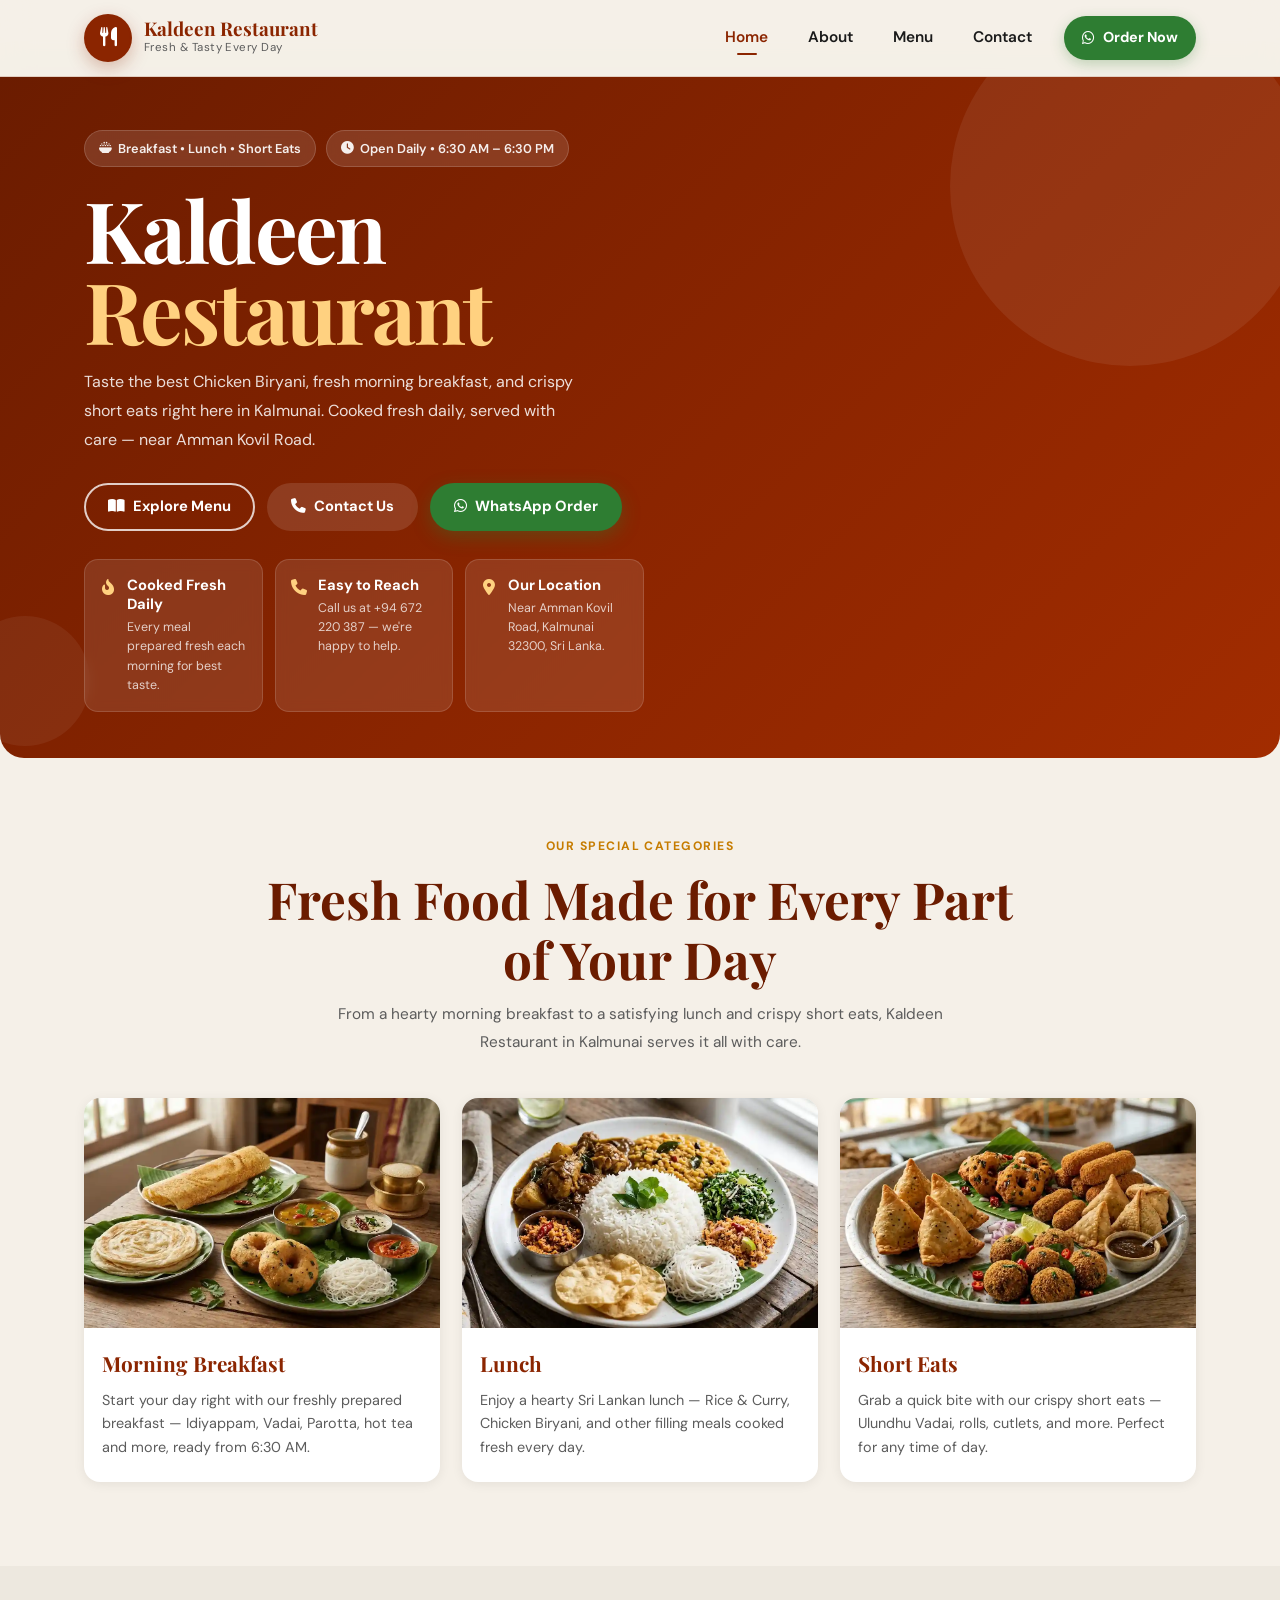
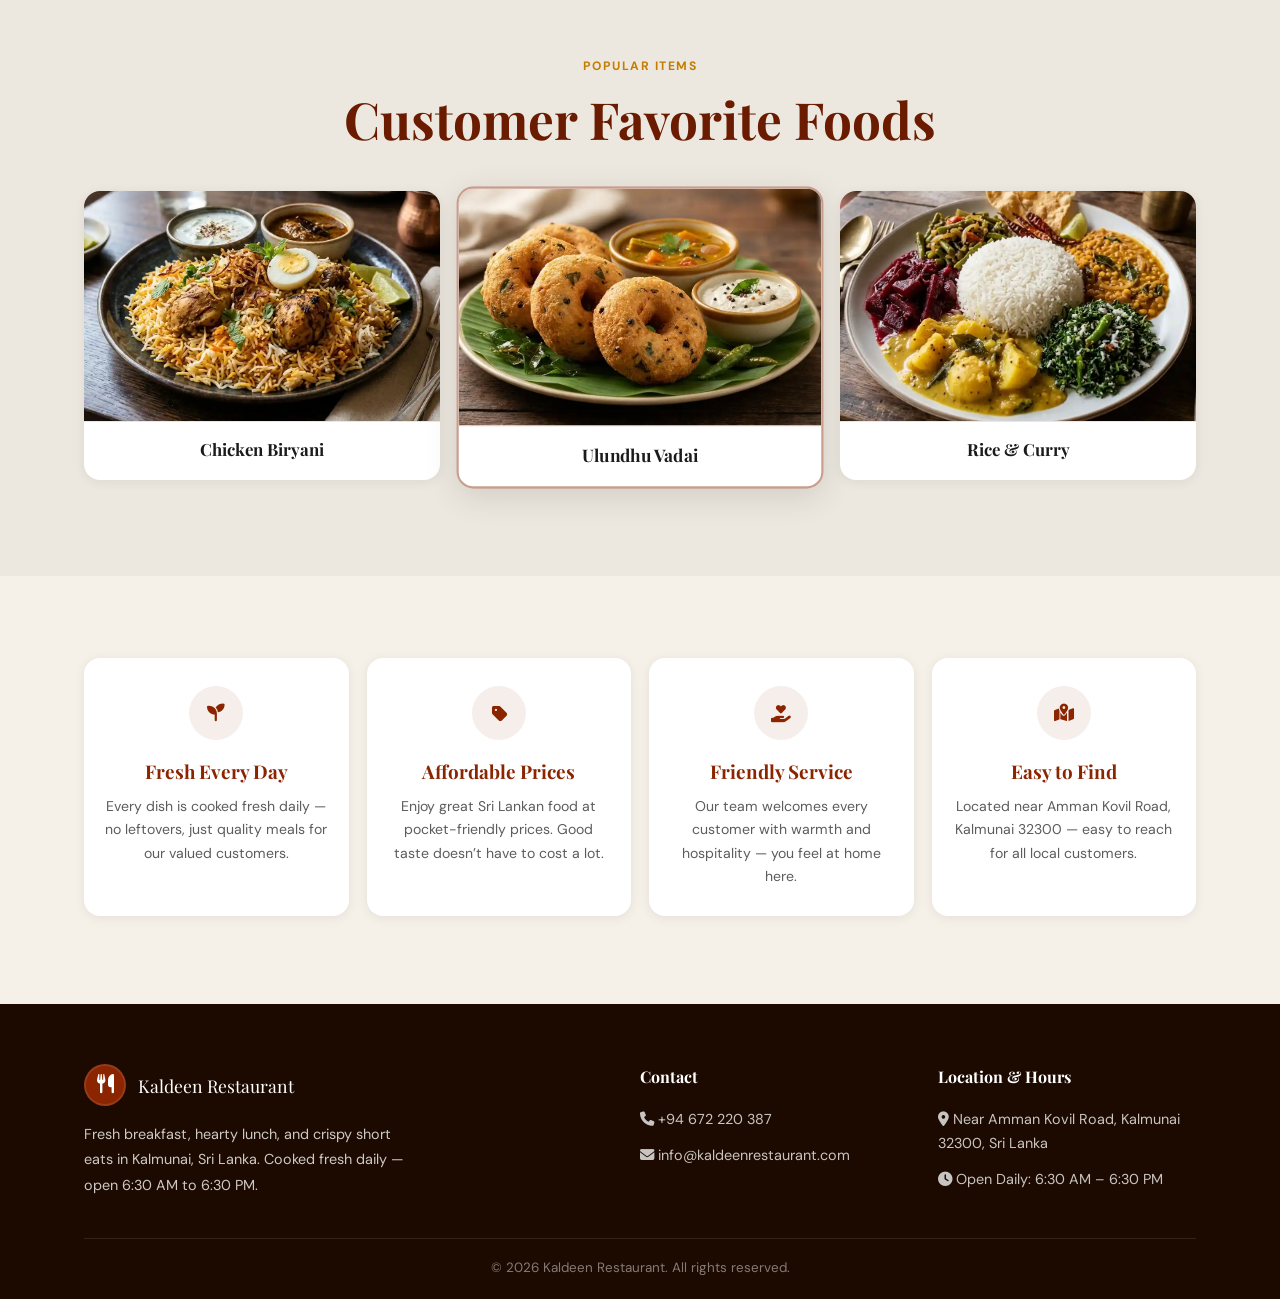
<file: index.html>
<!DOCTYPE html>
<html lang="en">
<head>
  <meta charset="UTF-8" />
  <meta name="viewport" content="width=device-width, initial-scale=1.0" />

  <title>Kaldeen Restaurant | Breakfast, Lunch and Short Eats in Kalmunai</title>
  <meta
    name="description"
    content="Visit Kaldeen Restaurant in Kalmunai for fresh Sri Lankan food, friendly service, and a trusted local dining experience near Amman Kovil Road."
  />
  <meta
    name="keywords"
    content="Kaldeen Restaurant, restaurant Kalmunai, best restaurant Kalmunai, breakfast Kalmunai, lunch Kalmunai, short eats Kalmunai, Chicken Biryani Kalmunai, Ulundhu Vadai, Rice and Curry Kalmunai, Sri Lanka restaurant, Amman Kovil Road restaurant"
  />
  <meta name="author" content="Kaldeen Restaurant" />
  <meta name="robots" content="index, follow" />
  <link rel="canonical" href="https://kaldeenrestaurant.vercel.app/" />

  <meta property="og:type" content="restaurant" />
  <meta property="og:title" content="Kaldeen Restaurant – Best Breakfast, Lunch & Short Eats in Kalmunai" />
  <meta
    property="og:description"
    content="Enjoy fresh morning breakfast, hearty lunch, and crispy short eats every day at Kaldeen Restaurant, Kalmunai. Open 6:30 AM – 6:30 PM."
  />
  <meta property="og:url" content="https://kaldeenrestaurant.vercel.app/" />
  <meta property="og:image" content="assets/images/kaldeen-chicken-biryani-kalmunai.webp" />
  <meta property="og:locale" content="en_LK" />

  <meta name="twitter:card" content="summary_large_image" />
  <meta name="twitter:title" content="Kaldeen Restaurant – Best Food in Kalmunai, Sri Lanka" />
  <meta
    name="twitter:description"
    content="Fresh breakfast, lunch, short eats. Open daily 6:30 AM – 6:30 PM. Near Amman Kovil Road, Kalmunai."
  />

  <script type="application/ld+json">
  {
    "@context": "https://schema.org",
    "@type": "Restaurant",
    "name": "Kaldeen Restaurant",
    "image": "assets/images/kaldeen-chicken-biryani-kalmunai.webp",
    "description": "Kaldeen Restaurant in Kalmunai serves fresh morning breakfast, delicious lunch, and tasty short eats daily. Famous for Chicken Biryani, Ulundhu Vadai, and Rice & Curry.",
    "address": {
      "@type": "PostalAddress",
      "streetAddress": "Near Amman Kovil Road",
      "addressLocality": "Kalmunai",
      "postalCode": "32300",
      "addressRegion": "Eastern Province",
      "addressCountry": "LK"
    },
    "geo": {
      "@type": "GeoCoordinates",
      "latitude": "7.4148",
      "longitude": "81.8199"
    },
    "telephone": "+94672220387",
    "openingHours": "Mo-Su 06:30-18:30",
    "servesCuisine": ["Sri Lankan", "South Asian", "Breakfast", "Lunch"],
    "priceRange": "$$",
    "url": "https://kaldeenrestaurant.vercel.app",
    "hasMap": "https://maps.google.com/?q=Kalmunai+32300+Sri+Lanka"
  }
  </script>

  <link rel="icon" type="image/png" href="assets/images/favicon.png" />
  <link rel="preconnect" href="https://fonts.googleapis.com" />
  <link rel="preconnect" href="https://fonts.gstatic.com" crossorigin />
  <link
    href="https://fonts.googleapis.com/css2?family=Playfair+Display:wght@700;800&family=DM+Sans:wght@300;400;500;600;700&display=swap"
    rel="stylesheet"
  />

  <link
    rel="stylesheet"
    href="https://cdnjs.cloudflare.com/ajax/libs/font-awesome/6.5.0/css/all.min.css"
  />
  <link rel="stylesheet" href="assets/css/style.css" />
</head>

<body class="home-page">
  <header class="navbar" id="navbar" role="banner">
    <div class="nav-container">
      <a href="index.html" class="nav-brand" aria-label="Kaldeen Restaurant Home">
        <div class="nav-logo" aria-hidden="true">
          <i class="fa-solid fa-utensils"></i>
        </div>
        <div class="nav-brand-text">
          <span class="brand-name">Kaldeen Restaurant</span>
          <span class="brand-tagline">Fresh &amp; Tasty Every Day</span>
        </div>
      </a>

      <nav class="nav-links" role="navigation" aria-label="Main Navigation">
        <a href="index.html" class="nav-link active">Home</a>
        <a href="about.html" class="nav-link">About</a>
        <a href="menu.html" class="nav-link">Menu</a>
        <a href="contact.html" class="nav-link">Contact</a>
        <a
          href="https://wa.me/+94672220387"
          class="nav-cta"
          target="_blank"
          rel="noopener"
          aria-label="Order on WhatsApp"
        >
          <i class="fa-brands fa-whatsapp"></i> Order Now
        </a>
      </nav>

      <button
        class="hamburger"
        id="hamburger"
        aria-label="Toggle Menu"
        aria-expanded="false"
        aria-controls="mobileMenu"
        type="button"
      >
        <span></span><span></span><span></span>
      </button>
    </div>

    <div class="mobile-menu" id="mobileMenu" role="navigation" aria-label="Mobile Navigation">
      <a href="index.html" class="mobile-link active">Home</a>
      <a href="about.html" class="mobile-link">About</a>
      <a href="menu.html" class="mobile-link">Menu</a>
      <a href="contact.html" class="mobile-link">Contact</a>
      <a
        href="https://wa.me/+94672220387"
        class="mobile-link whatsapp-mobile"
        target="_blank"
        rel="noopener"
        aria-label="Order on WhatsApp"
      >
        <i class="fa-brands fa-whatsapp"></i> Order Now
      </a>
    </div>
  </header>

  <main>
    <!-- Hero -->
    <section class="hero hero-home" aria-label="Welcome to Kaldeen Restaurant">
      <div class="hero-deco" aria-hidden="true">
        <div class="deco-circle deco-1"></div>
        <div class="deco-circle deco-2"></div>
      </div>

      <div class="hero-container">
        <div class="hero-home-layout">
          <div class="hero-content">
            <div class="hero-badges" data-animate>
              <span class="badge">
                <i class="fa-solid fa-bowl-rice"></i> Breakfast • Lunch • Short Eats
              </span>
              <span class="badge">
                <i class="fa-solid fa-clock"></i> Open Daily • 6:30 AM – 6:30 PM
              </span>
            </div>

            <h1 class="hero-title" data-animate data-delay="100">
              <span class="hero-title-line">Kaldeen</span>
              <span class="hero-title-accent">Restaurant</span>
            </h1>

            <p class="hero-desc" data-animate data-delay="200">
              Taste the best Chicken Biryani, fresh morning breakfast, and crispy short eats right here in Kalmunai.
              Cooked fresh daily, served with care — near Amman Kovil Road.
            </p>

            <div class="hero-buttons" data-animate data-delay="300">
              <a href="menu.html" class="btn btn-outline">
                <i class="fa-solid fa-book-open"></i> Explore Menu
              </a>
              <a href="contact.html" class="btn btn-ghost">
                <i class="fa-solid fa-phone"></i> Contact Us
              </a>
              <a
                href="https://wa.me/+94672220387"
                class="btn btn-whatsapp"
                target="_blank"
                rel="noopener"
              >
                <i class="fa-brands fa-whatsapp"></i> WhatsApp Order
              </a>
            </div>

            <div class="hero-features hero-features-home" data-animate data-delay="400">
              <div class="feature-card">
                <i class="fa-solid fa-fire-flame-curved feature-icon"></i>
                <div>
                  <strong>Cooked Fresh Daily</strong>
                  <p>Every meal prepared fresh each morning for best taste.</p>
                </div>
              </div>

              <div class="feature-card">
                <i class="fa-solid fa-phone feature-icon"></i>
                <div>
                  <strong>Easy to Reach</strong>
                  <p>Call us at +94 672 220 387 — we're happy to help.</p>
                </div>
              </div>

              <div class="feature-card">
                <i class="fa-solid fa-location-dot feature-icon"></i>
                <div>
                  <strong>Our Location</strong>
                  <p>Near Amman Kovil Road, Kalmunai 32300, Sri Lanka.</p>
                </div>
              </div>
            </div>
          </div>

          <div class="hero-right-spacer" aria-hidden="true"></div>
        </div>
      </div>
    </section>

    <!-- Categories -->
    <section class="section categories" aria-label="Our Special Categories">
      <div class="container">
        <div class="section-header" data-animate>
          <span class="section-label">Our Special Categories</span>
          <h2 class="section-title">Fresh Food Made for Every Part of Your Day</h2>
          <p class="section-desc">
            From a hearty morning breakfast to a satisfying lunch and crispy short eats,
            Kaldeen Restaurant in Kalmunai serves it all with care.
          </p>
        </div>

        <div class="cards-grid" role="list">
          <article class="food-card" data-animate data-delay="0" role="listitem">
            <div class="food-card-img-wrap">
              <img
                src="assets/images/kaldeen-morning-breakfast-kalmunai.webp"
                alt="Fresh morning breakfast served at Kaldeen Restaurant in Kalmunai"
                class="food-card-img"
                loading="lazy"
                decoding="async"
                width="900"
                height="620"
              />
            </div>
            <div class="food-card-body">
              <h3 class="food-card-title">Morning Breakfast</h3>
              <p class="food-card-desc">
                Start your day right with our freshly prepared breakfast — Idiyappam, Vadai, Parotta,
                hot tea and more, ready from 6:30 AM.
              </p>
            </div>
          </article>

          <article class="food-card" data-animate data-delay="100" role="listitem">
            <div class="food-card-img-wrap">
              <img
                src="assets/images/kaldeen-lunch-rice-curry-kalmunai.webp"
                alt="Sri Lankan lunch with rice and curry at Kaldeen Restaurant in Kalmunai"
                class="food-card-img"
                loading="lazy"
                decoding="async"
                width="900"
                height="620"
              />
            </div>
            <div class="food-card-body">
              <h3 class="food-card-title">Lunch</h3>
              <p class="food-card-desc">
                Enjoy a hearty Sri Lankan lunch — Rice &amp; Curry, Chicken Biryani, and other filling meals
                cooked fresh every day.
              </p>
            </div>
          </article>

          <article class="food-card" data-animate data-delay="200" role="listitem">
            <div class="food-card-img-wrap">
              <img
                src="assets/images/kaldeen-short-eats-kalmunai.webp"
                alt="Crispy short eats and snacks at Kaldeen Restaurant in Kalmunai Sri Lanka"
                class="food-card-img"
                loading="lazy"
                decoding="async"
                width="900"
                height="620"
              />
            </div>
            <div class="food-card-body">
              <h3 class="food-card-title">Short Eats</h3>
              <p class="food-card-desc">
                Grab a quick bite with our crispy short eats — Ulundhu Vadai, rolls, cutlets, and more.
                Perfect for any time of day.
              </p>
            </div>
          </article>
        </div>
      </div>
    </section>

    <!-- Popular -->
    <section class="section popular" aria-label="Popular Items">
      <div class="container">
        <div class="section-header" data-animate>
          <span class="section-label">Popular Items</span>
          <h2 class="section-title">Customer Favorite Foods</h2>
        </div>

        <div class="popular-grid" role="list">
          <article class="popular-card" data-animate data-delay="0" role="listitem">
            <div class="popular-img-wrap">
              <img
                src="assets/images/kaldeen-chicken-biryani-kalmunai.webp"
                alt="Chicken Biryani served at Kaldeen Restaurant in Kalmunai"
                class="popular-img"
                loading="lazy"
                decoding="async"
                width="900"
                height="620"
              />
            </div>
            <div class="popular-label">Chicken Biryani</div>
          </article>

          <article class="popular-card featured" data-animate data-delay="100" role="listitem">
            <div class="popular-img-wrap">
              <img
                src="assets/images/kaldeen-ulundhu-vadai-kalmunai.webp"
                alt="Ulundhu Vadai served at Kaldeen Restaurant in Kalmunai"
                class="popular-img"
                loading="lazy"
                decoding="async"
                width="900"
                height="620"
              />
            </div>
            <div class="popular-label">Ulundhu Vadai</div>
          </article>

          <article class="popular-card" data-animate data-delay="200" role="listitem">
            <div class="popular-img-wrap">
              <img
                src="assets/images/kaldeen-rice-and-curry-kalmunai.webp"
                alt="Rice and curry served at Kaldeen Restaurant in Kalmunai"
                class="popular-img"
                loading="lazy"
                decoding="async"
                width="900"
                height="620"
              />
            </div>
            <div class="popular-label">Rice &amp; Curry</div>
          </article>
        </div>
      </div>
    </section>

    <!-- Why Us -->
    <section class="section why-us" aria-label="Why Choose Kaldeen Restaurant">
      <div class="container">
        <div class="why-grid" role="list">
          <article class="why-card" data-animate data-delay="0" role="listitem">
            <div class="why-icon"><i class="fa-solid fa-seedling"></i></div>
            <h3>Fresh Every Day</h3>
            <p>Every dish is cooked fresh daily — no leftovers, just quality meals for our valued customers.</p>
          </article>

          <article class="why-card" data-animate data-delay="100" role="listitem">
            <div class="why-icon"><i class="fa-solid fa-tag"></i></div>
            <h3>Affordable Prices</h3>
            <p>Enjoy great Sri Lankan food at pocket-friendly prices. Good taste doesn’t have to cost a lot.</p>
          </article>

          <article class="why-card" data-animate data-delay="200" role="listitem">
            <div class="why-icon"><i class="fa-solid fa-hand-holding-heart"></i></div>
            <h3>Friendly Service</h3>
            <p>Our team welcomes every customer with warmth and hospitality — you feel at home here.</p>
          </article>

          <article class="why-card" data-animate data-delay="300" role="listitem">
            <div class="why-icon"><i class="fa-solid fa-map-location-dot"></i></div>
            <h3>Easy to Find</h3>
            <p>Located near Amman Kovil Road, Kalmunai 32300 — easy to reach for all local customers.</p>
          </article>
        </div>
      </div>
    </section>
  </main>

  <footer class="footer" role="contentinfo">
    <div class="container">
      <div class="footer-grid">
        <div class="footer-col">
          <div class="footer-brand">
            <div class="footer-logo"><i class="fa-solid fa-utensils"></i></div>
            <span>Kaldeen Restaurant</span>
          </div>
          <p class="footer-about">
            Fresh breakfast, hearty lunch, and crispy short eats in Kalmunai, Sri Lanka.
            Cooked fresh daily — open 6:30 AM to 6:30 PM.
          </p>
        </div>

        <div class="footer-col">
          <h4 class="footer-heading">Contact</h4>
          <ul class="footer-list">
            <li><i class="fa-solid fa-phone"></i> <a href="tel:+94672220387">+94 672 220 387</a></li>
            <li><i class="fa-solid fa-envelope"></i> <a href="mailto:info@kaldeenrestaurant.com">info@kaldeenrestaurant.com</a></li>
          </ul>
        </div>

        <div class="footer-col">
          <h4 class="footer-heading">Location &amp; Hours</h4>
          <ul class="footer-list">
            <li><i class="fa-solid fa-location-dot"></i> Near Amman Kovil Road, Kalmunai 32300, Sri Lanka</li>
            <li><i class="fa-solid fa-clock"></i> Open Daily: 6:30 AM – 6:30 PM</li>
          </ul>
        </div>
      </div>

      <div class="footer-bottom">
        <p>© <span id="year"></span> Kaldeen Restaurant. All rights reserved.</p>
      </div>
    </div>
  </footer>

  <script src="assets/js/main.js"></script>
</body>
</html>
</file>
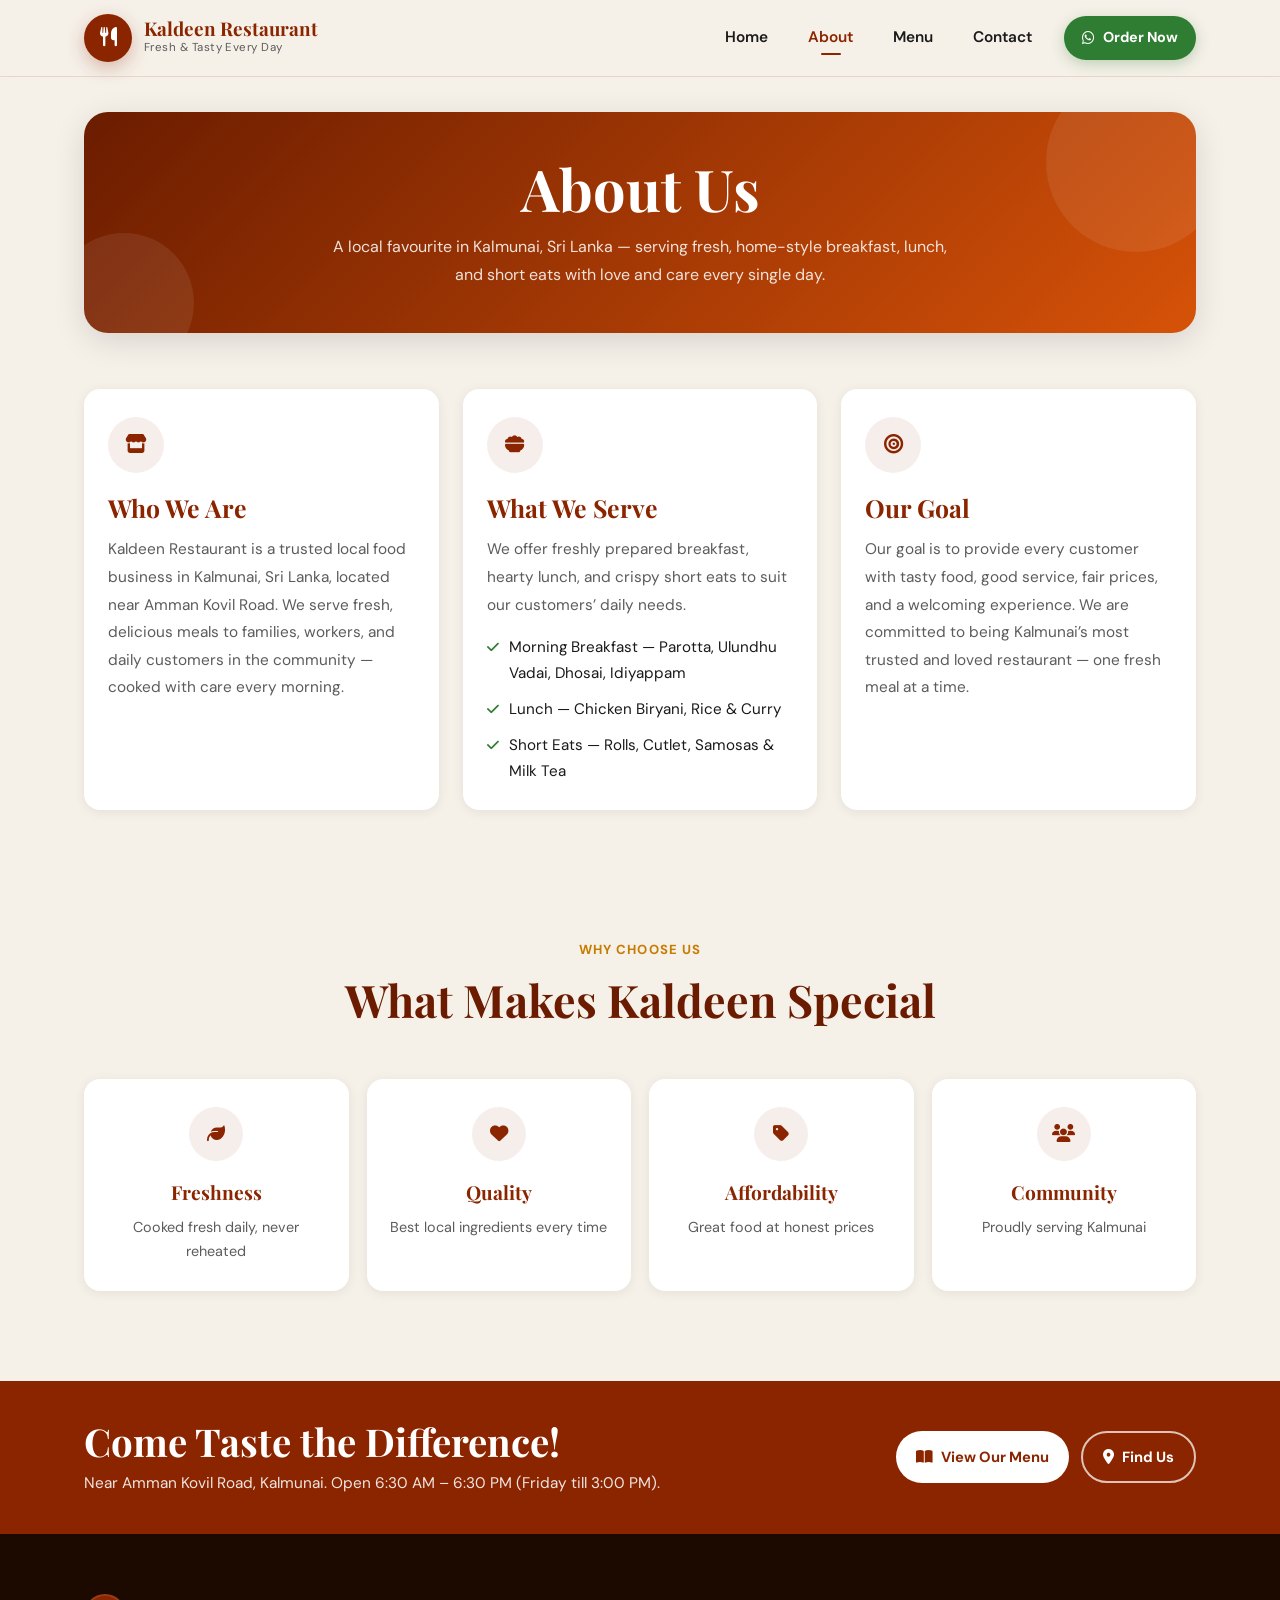
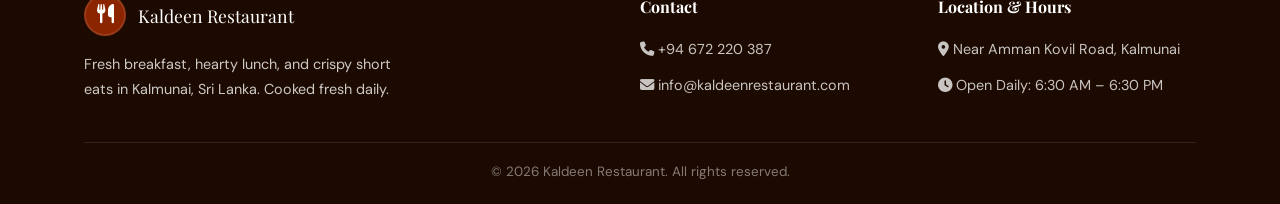
<file: about.html>
<!DOCTYPE html>
<html lang="en">
<head>
  <meta charset="UTF-8" />
  <meta name="viewport" content="width=device-width, initial-scale=1.0" />

  <title>About Kaldeen Restaurant | Our Story and Service in Kalmunai</title>
  <meta
    name="description"
    content="Kaldeen Restaurant, a trusted local restaurant in Kalmunai known for fresh food, friendly service, and daily quality cooking."
  />
  <meta
    name="keywords"
    content="About Kaldeen Restaurant, Kaldeen Restaurant Kalmunai, restaurant in Kalmunai, breakfast Kalmunai, lunch Kalmunai, short eats Kalmunai, Sri Lanka restaurant"
  />
  <meta name="author" content="Kaldeen Restaurant" />
  <meta name="robots" content="index, follow" />
  <link rel="canonical" href="https://kaldeenrestaurant.vercel.app/about.html" />

  <!-- Open Graph -->
  <meta property="og:type" content="website" />
  <meta property="og:title" content="About Kaldeen Restaurant | Kalmunai" />
  <meta
    property="og:description"
    content="A trusted local restaurant in Kalmunai serving fresh breakfast, lunch, and short eats every day."
  />
  <meta property="og:url" content="https://kaldeenrestaurant.vercel.app/about.html" />
  <meta property="og:image" content="assets/images/logo.png" />
  <meta property="og:locale" content="en_LK" />

  <!-- Twitter -->
  <meta name="twitter:card" content="summary_large_image" />
  <meta name="twitter:title" content="About Kaldeen Restaurant" />
  <meta
    name="twitter:description"
    content="Fresh breakfast, hearty lunch, and tasty short eats in Kalmunai, Sri Lanka."
  />

  <!-- Fonts -->
  <link rel="icon" type="image/png" href="assets/images/favicon.png" />
  <link rel="preconnect" href="https://fonts.googleapis.com" />
  <link rel="preconnect" href="https://fonts.gstatic.com" crossorigin />
  <link
    href="https://fonts.googleapis.com/css2?family=Playfair+Display:wght@700;800&family=DM+Sans:wght@300;400;500;600;700&display=swap"
    rel="stylesheet"
  />

  <!-- Icons -->
  <link
    rel="stylesheet"
    href="https://cdnjs.cloudflare.com/ajax/libs/font-awesome/6.5.0/css/all.min.css"
  />

  <link rel="stylesheet" href="assets/css/style.css" />

  <!-- Structured Data -->
  <script type="application/ld+json">
  {
    "@context": "https://schema.org",
    "@type": "Restaurant",
    "name": "Kaldeen Restaurant",
    "url": "https://kaldeenrestaurant.vercel.app/about.html",
    "telephone": "+94672220387",
    "description": "Kaldeen Restaurant is a trusted local restaurant in Kalmunai, Sri Lanka serving fresh breakfast, lunch, and short eats daily.",
    "servesCuisine": ["Sri Lankan", "Breakfast", "Lunch", "Short Eats"],
    "address": {
      "@type": "PostalAddress",
      "streetAddress": "Near Amman Kovil Road",
      "addressLocality": "Kalmunai",
      "postalCode": "32300",
      "addressRegion": "Eastern Province",
      "addressCountry": "LK"
    },
    "openingHours": "Mo-Su 06:30-18:30"
  }
  </script>
</head>

<body>
  <header class="navbar" id="navbar" role="banner">
    <div class="nav-container">
      <a href="index.html" class="nav-brand" aria-label="Kaldeen Restaurant Home">
        <div class="nav-logo" aria-hidden="true">
          <i class="fa-solid fa-utensils"></i>
        </div>
        <div class="nav-brand-text">
          <span class="brand-name">Kaldeen Restaurant</span>
          <span class="brand-tagline">Fresh &amp; Tasty Every Day</span>
        </div>
      </a>

      <nav class="nav-links" role="navigation" aria-label="Main Navigation">
        <a href="index.html" class="nav-link">Home</a>
        <a href="about.html" class="nav-link active">About</a>
        <a href="menu.html" class="nav-link">Menu</a>
        <a href="contact.html" class="nav-link">Contact</a>
        <a
          href="https://wa.me/+94672220387"
          class="nav-cta"
          target="_blank"
          rel="noopener"
          aria-label="Order on WhatsApp"
        >
          <i class="fa-brands fa-whatsapp"></i> Order Now
        </a>
      </nav>

      <button
        class="hamburger"
        id="hamburger"
        aria-label="Toggle Menu"
        aria-expanded="false"
        aria-controls="mobileMenu"
        type="button"
      >
        <span></span><span></span><span></span>
      </button>
    </div>

    <div class="mobile-menu" id="mobileMenu" role="navigation" aria-label="Mobile Navigation">
      <a href="index.html" class="mobile-link">Home</a>
      <a href="about.html" class="mobile-link active">About</a>
      <a href="menu.html" class="mobile-link">Menu</a>
      <a href="contact.html" class="mobile-link">Contact</a>
      <a href="tel:+94672220387" class="mobile-link whatsapp-mobile">
        <i class="fa-solid fa-phone"></i> Call Now
      </a>
    </div>
  </header>

  <main>
    <!-- About Hero: same structure as Menu Hero -->
    <section class="page-hero page-hero-about" aria-label="About Kaldeen Restaurant">
      <div class="container">
        <div class="page-hero-panel" data-animate>
          <div class="page-hero-deco page-hero-deco-1"></div>
          <div class="page-hero-deco page-hero-deco-2"></div>

          <div class="page-hero-content">
            <h1 class="page-hero-title">About Us</h1>
            <p class="page-hero-desc">
              A local favourite in Kalmunai, Sri Lanka — serving fresh, home-style breakfast,
              lunch, and short eats with love and care every single day.
            </p>
          </div>
        </div>
      </div>
    </section>

    <!-- About Cards -->
    <section class="section about-info-section">
      <div class="container">
        <div class="about-info-grid">
          <article class="about-info-card" data-animate data-delay="0">
            <div class="about-card-icon">
              <i class="fa-solid fa-store"></i>
            </div>
            <h2>Who We Are</h2>
            <p>
              Kaldeen Restaurant is a trusted local food business in Kalmunai, Sri Lanka,
              located near Amman Kovil Road. We serve fresh, delicious meals to families,
              workers, and daily customers in the community — cooked with care every morning.
            </p>
          </article>

          <article class="about-info-card" data-animate data-delay="120">
            <div class="about-card-icon">
              <i class="fa-solid fa-bowl-food"></i>
            </div>
            <h2>What We Serve</h2>
            <p>
              We offer freshly prepared breakfast, hearty lunch, and crispy short eats to suit
              our customers’ daily needs.
            </p>
            <ul class="about-list">
              <li><i class="fa-solid fa-check"></i> Morning Breakfast — Parotta, Ulundhu Vadai, Dhosai, Idiyappam</li>
              <li><i class="fa-solid fa-check"></i> Lunch — Chicken Biryani, Rice &amp; Curry</li>
              <li><i class="fa-solid fa-check"></i> Short Eats — Rolls, Cutlet, Samosas &amp; Milk Tea</li>
            </ul>
          </article>

          <article class="about-info-card" data-animate data-delay="240">
            <div class="about-card-icon">
              <i class="fa-solid fa-bullseye"></i>
            </div>
            <h2>Our Goal</h2>
            <p>
              Our goal is to provide every customer with tasty food, good service, fair prices,
              and a welcoming experience. We are committed to being Kalmunai’s most trusted and
              loved restaurant — one fresh meal at a time.
            </p>
          </article>
        </div>
      </div>
    </section>

    <!-- Special Section -->
    <section class="section about-special-section">
      <div class="container">
        <div class="section-header" data-animate>
          <span class="section-label">Why Choose Us</span>
          <h2 class="section-title">What Makes Kaldeen Special</h2>
        </div>

        <div class="about-special-grid">
          <article class="about-special-card" data-animate data-delay="0">
            <div class="about-special-icon">
              <i class="fa-solid fa-leaf"></i>
            </div>
            <h3>Freshness</h3>
            <p>Cooked fresh daily, never reheated</p>
          </article>

          <article class="about-special-card" data-animate data-delay="100">
            <div class="about-special-icon">
              <i class="fa-solid fa-heart"></i>
            </div>
            <h3>Quality</h3>
            <p>Best local ingredients every time</p>
          </article>

          <article class="about-special-card" data-animate data-delay="200">
            <div class="about-special-icon">
              <i class="fa-solid fa-tag"></i>
            </div>
            <h3>Affordability</h3>
            <p>Great food at honest prices</p>
          </article>

          <article class="about-special-card" data-animate data-delay="300">
            <div class="about-special-icon">
              <i class="fa-solid fa-users"></i>
            </div>
            <h3>Community</h3>
            <p>Proudly serving Kalmunai</p>
          </article>
        </div>
      </div>
    </section>

    <!-- Smaller CTA Strip -->
    <section class="about-cta-strip">
      <div class="container">
        <div class="about-cta-wrap" data-animate>
          <div class="about-cta-text">
            <h2>Come Taste the Difference!</h2>
            <p>
              Near Amman Kovil Road, Kalmunai. Open 6:30 AM – 6:30 PM
              <span>(Friday till 3:00 PM).</span>
            </p>
          </div>

          <div class="about-cta-actions">
            <a href="menu.html" class="about-cta-btn about-cta-btn-light">
              <i class="fa-solid fa-book-open"></i> View Our Menu
            </a>
            <a href="contact.html" class="about-cta-btn about-cta-btn-outline">
              <i class="fa-solid fa-location-dot"></i> Find Us
            </a>
          </div>
        </div>
      </div>
    </section>
  </main>

  <footer class="footer about-footer" role="contentinfo">
    <div class="container">
      <div class="footer-grid">
        <div class="footer-col">
          <div class="footer-brand">
            <div class="footer-logo"><i class="fa-solid fa-utensils"></i></div>
            <span>Kaldeen Restaurant</span>
          </div>
          <p class="footer-about">
            Fresh breakfast, hearty lunch, and crispy short eats in Kalmunai, Sri Lanka.
            Cooked fresh daily.
          </p>
        </div>

        <div class="footer-col">
          <h4 class="footer-heading">Contact</h4>
          <ul class="footer-list">
            <li><i class="fa-solid fa-phone"></i> <a href="tel:+94672220387">+94 672 220 387</a></li>
            <li><i class="fa-solid fa-envelope"></i> <a href="mailto:info@kaldeenrestaurant.com">info@kaldeenrestaurant.com</a></li>
          </ul>
        </div>

        <div class="footer-col">
          <h4 class="footer-heading">Location &amp; Hours</h4>
          <ul class="footer-list">
            <li><i class="fa-solid fa-location-dot"></i> Near Amman Kovil Road, Kalmunai</li>
            <li><i class="fa-solid fa-clock"></i> Open Daily: 6:30 AM – 6:30 PM</li>
          </ul>
        </div>
      </div>

      <div class="footer-bottom">
        <p>© <span id="year"></span> Kaldeen Restaurant. All rights reserved.</p>
      </div>
    </div>
  </footer>

  <button id="backToTop" class="back-to-top" aria-label="Back to top">
    <i class="fa-solid fa-arrow-up"></i>
  </button>

  <script src="assets/js/main.js"></script>
</body>
</html>
</file>
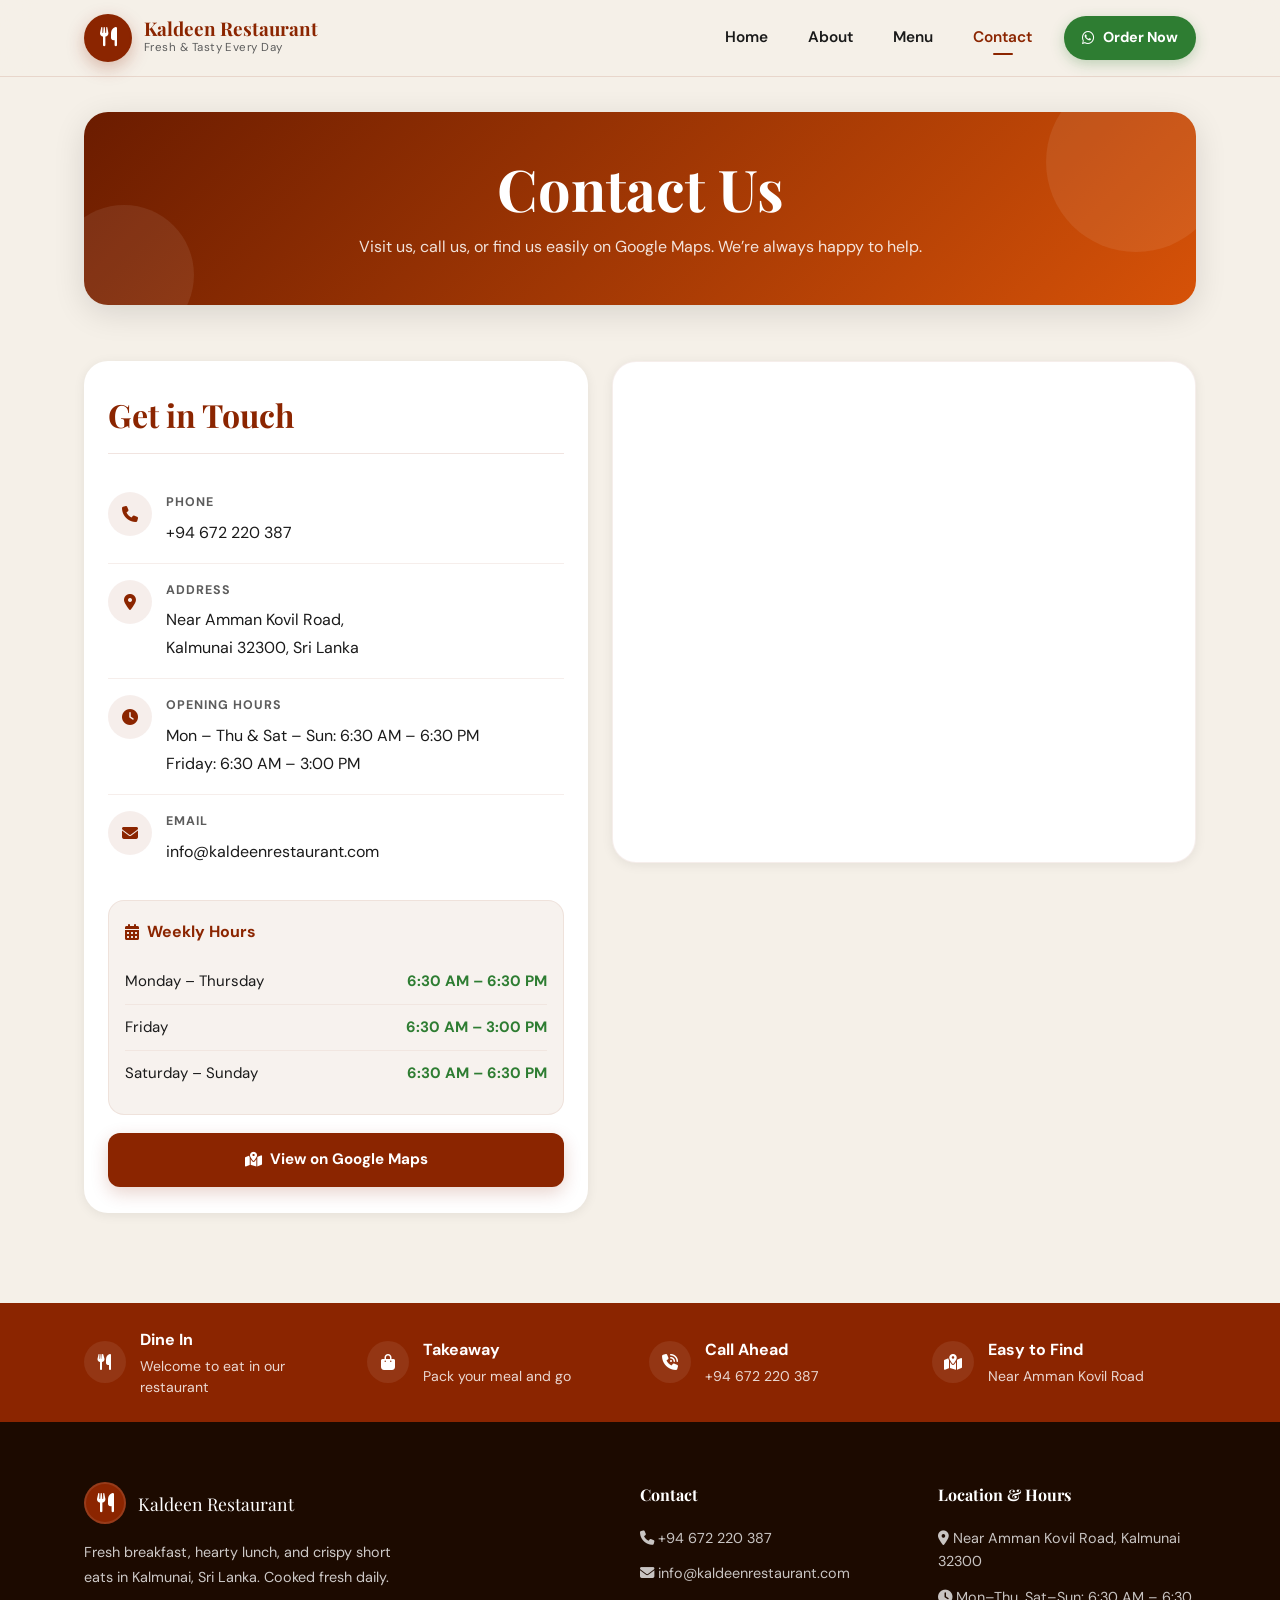
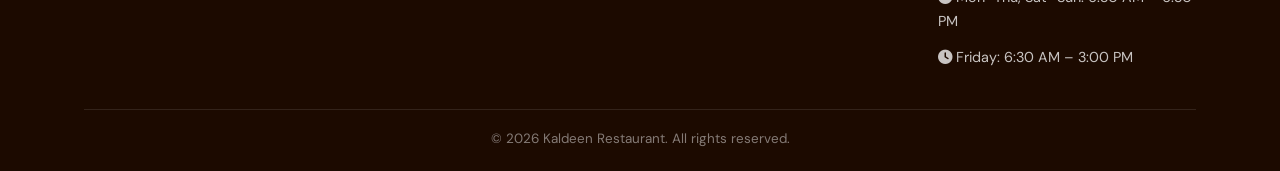
<file: contact.html>
<!DOCTYPE html>
<html lang="en">

<head>
  <meta charset="UTF-8" />
  <meta name="viewport" content="width=device-width, initial-scale=1.0" />

  <title>Contact Kaldeen Restaurant</title>
  <meta name="description"
    content="Contact Kaldeen Restaurant in Kalmunai, Sri Lanka. View our phone number, address, opening hours, and Google Maps location near Amman Kovil Road." />
  <meta name="keywords"
    content="Contact Kaldeen Restaurant, Kaldeen Restaurant phone number, Kaldeen Restaurant address, Kalmunai restaurant location, restaurant near Amman Kovil Road, Google map Kaldeen Restaurant" />
  <meta name="author" content="Kaldeen Restaurant" />
  <meta name="robots" content="index, follow" />
  <link rel="canonical" href="https://kaldeenrestaurant.vercel.app/contact.html" />

  <!-- Open Graph -->
  <meta property="og:type" content="website" />
  <meta property="og:title" content="Contact Kaldeen Restaurant | Kalmunai" />
  <meta property="og:description"
    content="Visit us, call us, or find us easily on Google Maps. Kaldeen Restaurant is located near Amman Kovil Road, Kalmunai." />
  <meta property="og:url" content="https://kaldeenrestaurant.vercel.app/contact.html" />
  <meta property="og:image" content="assets/images/logo.png" />
  <meta property="og:locale" content="en_LK" />

  <!-- Twitter -->
  <meta name="twitter:card" content="summary_large_image" />
  <meta name="twitter:title" content="Contact Kaldeen Restaurant" />
  <meta name="twitter:description"
    content="Phone, address, opening hours, and Google Maps location for Kaldeen Restaurant in Kalmunai." />

  <!-- Fonts -->
  <link rel="preconnect" href="https://fonts.googleapis.com" />
  <link rel="preconnect" href="https://fonts.gstatic.com" crossorigin />
  <link
    href="https://fonts.googleapis.com/css2?family=Playfair+Display:wght@700;800&family=DM+Sans:wght@300;400;500;600;700&display=swap"
    rel="stylesheet" />

  <!-- Icons -->
  <link rel="icon" type="image/png" href="assets/images/favicon.png" />
  <link rel="stylesheet" href="https://cdnjs.cloudflare.com/ajax/libs/font-awesome/6.5.0/css/all.min.css" />

  <link rel="stylesheet" href="assets/css/style.css" />

  <!-- Structured Data -->
  <script type="application/ld+json">
  {
    "@context": "https://schema.org",
    "@type": "Restaurant",
    "name": "Kaldeen Restaurant",
    "url": "https://kaldeenrestaurant.vercel.app/contact.html",
    "telephone": "+94672220387",
    "image": "https://kaldeenrestaurant.vercel.app/assets/images/logo.png",
    "address": {
      "@type": "PostalAddress",
      "streetAddress": "Near Amman Kovil Road",
      "addressLocality": "Kalmunai",
      "postalCode": "32300",
      "addressRegion": "Eastern Province",
      "addressCountry": "LK"
    },
    "openingHoursSpecification": [
      {
        "@type": "OpeningHoursSpecification",
        "dayOfWeek": ["Monday","Tuesday","Wednesday","Thursday","Saturday","Sunday"],
        "opens": "06:30",
        "closes": "18:30"
      },
      {
        "@type": "OpeningHoursSpecification",
        "dayOfWeek": "Friday",
        "opens": "06:30",
        "closes": "15:00"
      }
    ],
    "hasMap": "https://maps.app.goo.gl/w1gDbzvo88vPqR8d7"
  }
  </script>
</head>

<body>
  <header class="navbar" id="navbar" role="banner">
    <div class="nav-container">
      <a href="index.html" class="nav-brand" aria-label="Kaldeen Restaurant Home">
        <div class="nav-logo" aria-hidden="true">
          <i class="fa-solid fa-utensils"></i>
        </div>
        <div class="nav-brand-text">
          <span class="brand-name">Kaldeen Restaurant</span>
          <span class="brand-tagline">Fresh &amp; Tasty Every Day</span>
        </div>
      </a>

      <nav class="nav-links" role="navigation" aria-label="Main Navigation">
        <a href="index.html" class="nav-link">Home</a>
        <a href="about.html" class="nav-link">About</a>
        <a href="menu.html" class="nav-link">Menu</a>
        <a href="contact.html" class="nav-link active">Contact</a>
        <a href="https://wa.me/+94672220387" class="nav-cta" target="_blank" rel="noopener"
          aria-label="Order on WhatsApp">
          <i class="fa-brands fa-whatsapp"></i> Order Now
        </a>
      </nav>

      <button class="hamburger" id="hamburger" aria-label="Toggle Menu" aria-expanded="false" aria-controls="mobileMenu"
        type="button">
        <span></span><span></span><span></span>
      </button>
    </div>

    <div class="mobile-menu" id="mobileMenu" role="navigation" aria-label="Mobile Navigation">
      <a href="index.html" class="mobile-link">Home</a>
      <a href="about.html" class="mobile-link">About</a>
      <a href="menu.html" class="mobile-link">Menu</a>
      <a href="contact.html" class="mobile-link active">Contact</a>
      <a href="tel:+94672220387" class="mobile-link whatsapp-mobile">
        <i class="fa-solid fa-phone"></i> Call Now
      </a>
    </div>
  </header>

  <main>
    <!-- Contact Hero -->
    <section class="page-hero page-hero-contact" aria-label="Contact Kaldeen Restaurant">
      <div class="container">
        <div class="page-hero-panel" data-animate>
          <div class="page-hero-deco page-hero-deco-1"></div>
          <div class="page-hero-deco page-hero-deco-2"></div>

          <div class="page-hero-content">
            <h1 class="page-hero-title">Contact Us</h1>
            <p class="page-hero-desc">
              Visit us, call us, or find us easily on Google Maps. We’re always happy to help.
            </p>
          </div>
        </div>
      </div>
    </section>

    <!-- Contact Main -->
    <section class="section contact-main-section">
      <div class="container">
        <div class="contact-main-grid">
          <!-- Contact Details Card -->
          <article class="contact-info-card" data-animate>
            <h2>Get in Touch</h2>

            <div class="contact-info-list">
              <div class="contact-info-row">
                <div class="contact-info-icon">
                  <i class="fa-solid fa-phone"></i>
                </div>
                <div class="contact-info-text">
                  <span class="contact-label">Phone</span>
                  <a href="tel:+94672220387" class="contact-value">+94 672 220 387</a>
                </div>
              </div>

              <div class="contact-info-row">
                <div class="contact-info-icon">
                  <i class="fa-solid fa-location-dot"></i>
                </div>
                <div class="contact-info-text">
                  <span class="contact-label">Address</span>
                  <p class="contact-value">Near Amman Kovil Road,<br />Kalmunai 32300, Sri Lanka</p>
                </div>
              </div>

              <div class="contact-info-row">
                <div class="contact-info-icon">
                  <i class="fa-solid fa-clock"></i>
                </div>
                <div class="contact-info-text">
                  <span class="contact-label">Opening Hours</span>
                  <p class="contact-value">Mon – Thu &amp; Sat – Sun: 6:30 AM – 6:30 PM</p>
                  <p class="contact-value">Friday: 6:30 AM – 3:00 PM</p>
                </div>
              </div>

              <div class="contact-info-row">
                <div class="contact-info-icon">
                  <i class="fa-solid fa-envelope"></i>
                </div>
                <div class="contact-info-text">
                  <span class="contact-label">Email</span>
                  <a href="mailto:info@kaldeenrestaurant.com" class="contact-value">info@kaldeenrestaurant.com</a>
                </div>
              </div>
            </div>

            <div class="weekly-hours-card">
              <h3><i class="fa-solid fa-calendar-days"></i> Weekly Hours</h3>

              <div class="weekly-hours-row">
                <span>Monday – Thursday</span>
                <strong>6:30 AM – 6:30 PM</strong>
              </div>

              <div class="weekly-hours-row">
                <span>Friday</span>
                <strong>6:30 AM – 3:00 PM</strong>
              </div>

              <div class="weekly-hours-row">
                <span>Saturday – Sunday</span>
                <strong>6:30 AM – 6:30 PM</strong>
              </div>
            </div>

            <a href="https://maps.app.goo.gl/w1gDbzvo88vPqR8d7" target="_blank" rel="noopener"
              class="contact-primary-btn">
              <i class="fa-solid fa-map-location-dot"></i> View on Google Maps
            </a>
          </article>

          <!-- Map Card -->
          <article class="contact-map-card" data-animate data-delay="120">
            <div class="contact-map-frame-wrap">
              <iframe class="contact-map-frame" title="Kaldeen Restaurant Location Map"
                src="https://www.google.com/maps?q=Near%20Amman%20Kovil%20Road,%20Kalmunai%2032300,%20Sri%20Lanka&output=embed"
                loading="lazy" referrerpolicy="no-referrer-when-downgrade"></iframe>
            </div>
          </article>
        </div>
      </div>
    </section>

    <!-- Contact Feature Strip -->
    <section class="contact-feature-strip">
      <div class="container">
        <div class="contact-feature-grid">
          <article class="contact-feature-item" data-animate>
            <div class="contact-feature-icon">
              <i class="fa-solid fa-utensils"></i>
            </div>
            <div>
              <h3>Dine In</h3>
              <p>Welcome to eat in our restaurant</p>
            </div>
          </article>

          <article class="contact-feature-item" data-animate data-delay="80">
            <div class="contact-feature-icon">
              <i class="fa-solid fa-bag-shopping"></i>
            </div>
            <div>
              <h3>Takeaway</h3>
              <p>Pack your meal and go</p>
            </div>
          </article>

          <article class="contact-feature-item" data-animate data-delay="160">
            <div class="contact-feature-icon">
              <i class="fa-solid fa-phone-volume"></i>
            </div>
            <div>
              <h3>Call Ahead</h3>
              <p>+94 672 220 387</p>
            </div>
          </article>

          <article class="contact-feature-item" data-animate data-delay="240">
            <div class="contact-feature-icon">
              <i class="fa-solid fa-map-location-dot"></i>
            </div>
            <div>
              <h3>Easy to Find</h3>
              <p>Near Amman Kovil Road</p>
            </div>
          </article>
        </div>
      </div>
    </section>
  </main>

  <footer class="footer contact-footer" role="contentinfo">
    <div class="container">
      <div class="footer-grid">
        <div class="footer-col">
          <div class="footer-brand">
            <div class="footer-logo"><i class="fa-solid fa-utensils"></i></div>
            <span>Kaldeen Restaurant</span>
          </div>
          <p class="footer-about">
            Fresh breakfast, hearty lunch, and crispy short eats in Kalmunai, Sri Lanka.
            Cooked fresh daily.
          </p>
        </div>

        <div class="footer-col">
          <h4 class="footer-heading">Contact</h4>
          <ul class="footer-list">
            <li><i class="fa-solid fa-phone"></i> <a href="tel:+94672220387">+94 672 220 387</a></li>
            <li><i class="fa-solid fa-envelope"></i> <a
                href="mailto:info@kaldeenrestaurant.com">info@kaldeenrestaurant.com</a></li>
          </ul>
        </div>

        <div class="footer-col">
          <h4 class="footer-heading">Location &amp; Hours</h4>
          <ul class="footer-list">
            <li><i class="fa-solid fa-location-dot"></i> Near Amman Kovil Road, Kalmunai 32300</li>
            <li><i class="fa-solid fa-clock"></i> Mon–Thu, Sat–Sun: 6:30 AM – 6:30 PM</li>
            <li><i class="fa-solid fa-clock"></i> Friday: 6:30 AM – 3:00 PM</li>
          </ul>
        </div>
      </div>

      <div class="footer-bottom">
        <p>© <span id="year"></span> Kaldeen Restaurant. All rights reserved.</p>
      </div>
    </div>
  </footer>


  <button id="backToTop" class="back-to-top" aria-label="Back to top">
    <i class="fa-solid fa-arrow-up"></i>
  </button>

  <script src="assets/js/main.js"></script>
</body>

</html>
</file>
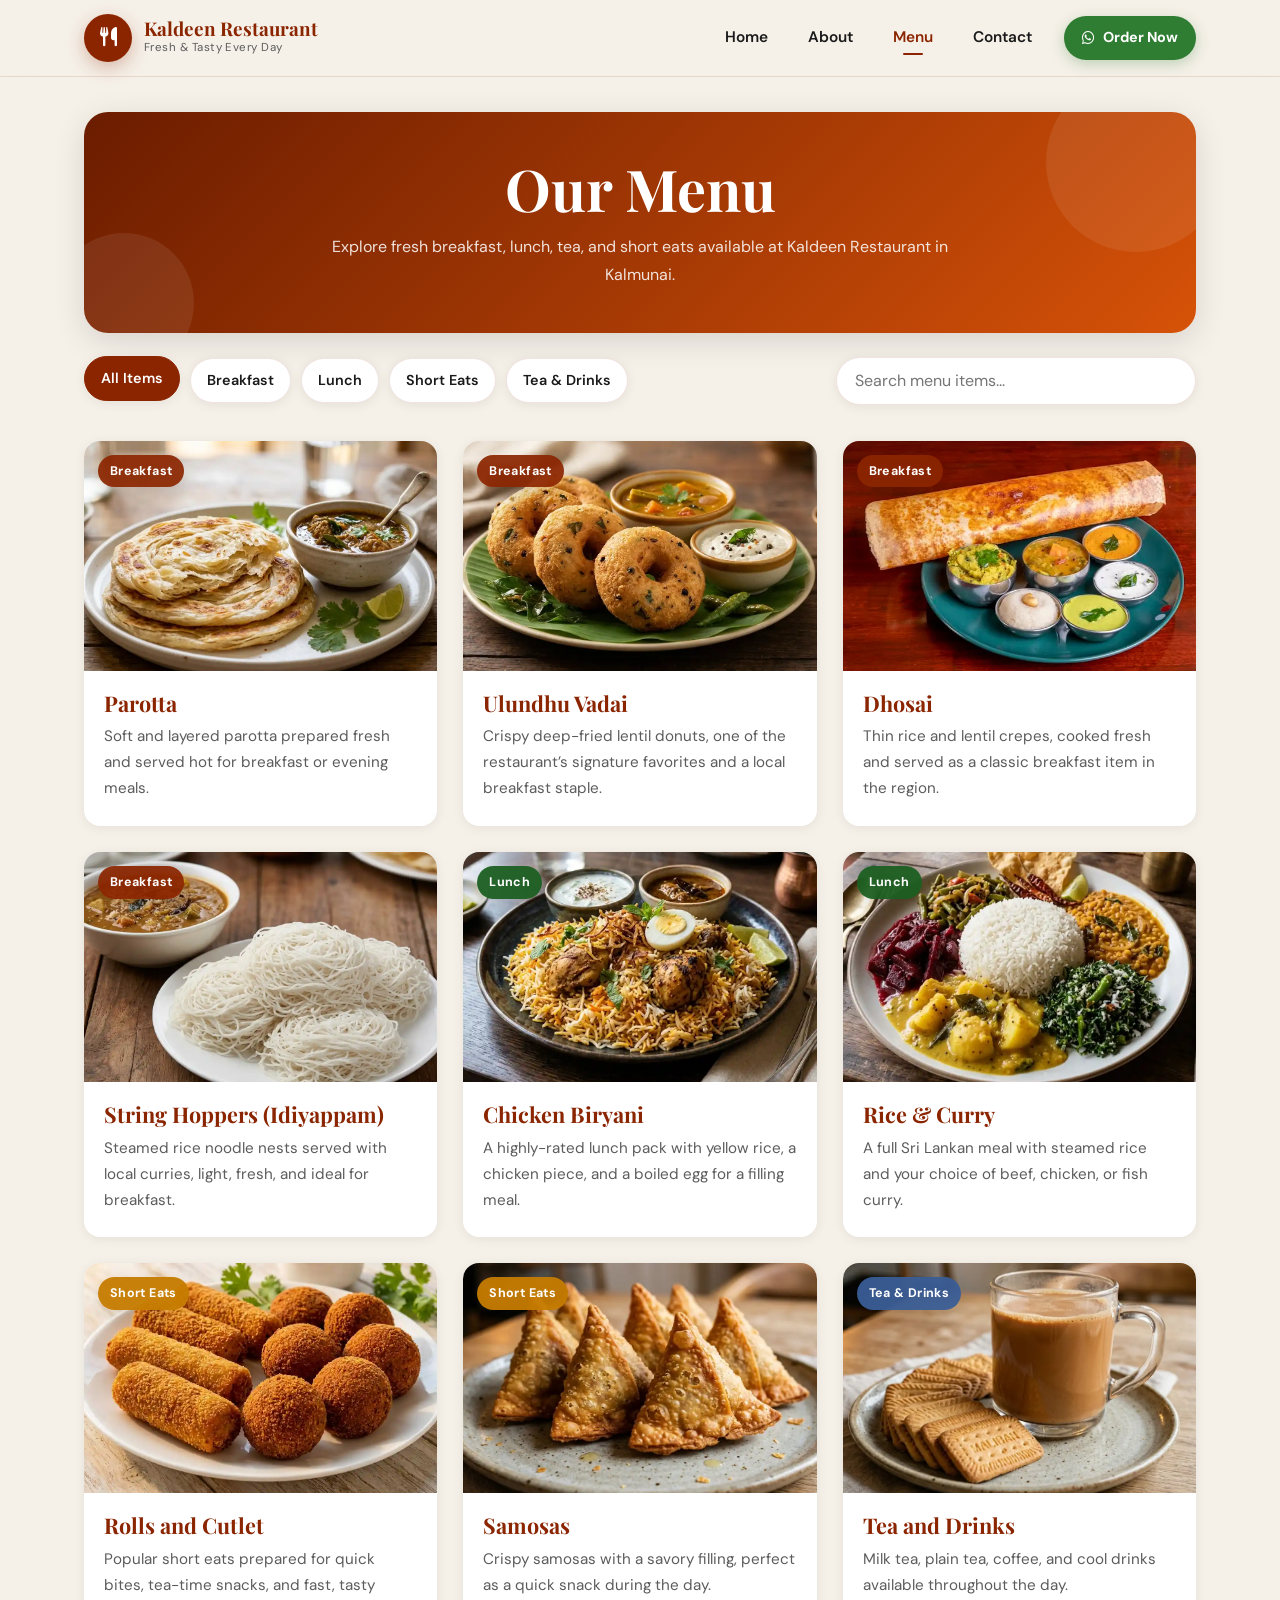
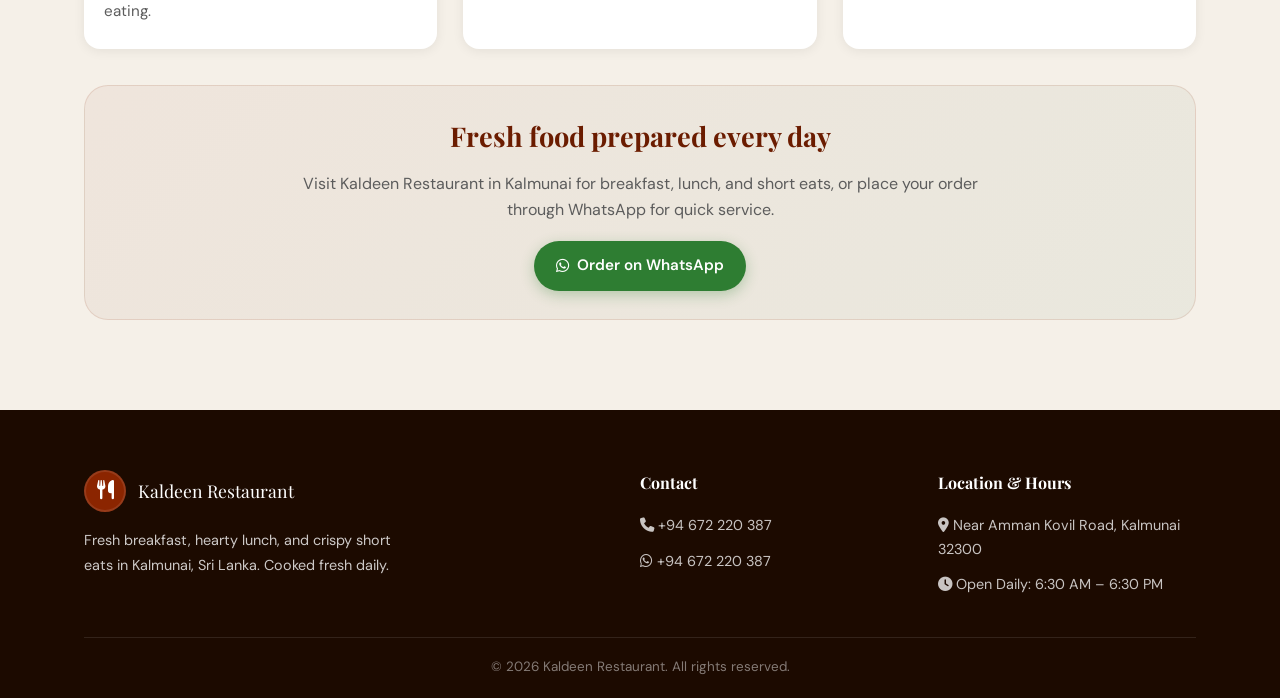
<file: menu.html>
<!DOCTYPE html>
<html lang="en">
<head>
  <meta charset="UTF-8" />
  <meta name="viewport" content="width=device-width, initial-scale=1.0" />

  <title>Kaldeen Restaurant Menu</title>
  <meta
    name="description"
    content="Explore the Kaldeen Restaurant menu in Kalmunai with breakfast, lunch, short eats, and customer favourites prepared fresh every day."
  />
  <meta
    name="keywords"
    content="Kaldeen Restaurant menu, breakfast Kalmunai, parotta Kalmunai, ulundhu vadai, dhosai, string hoppers, chicken biryani Kalmunai, rice and curry, short eats, tea and drinks"
  />
  <meta name="author" content="Kaldeen Restaurant" />
  <meta name="robots" content="index, follow" />
  <link rel="canonical" href="https://kaldeenrestaurant.vercel.app/menu.html" />

  <meta property="og:type" content="website" />
  <meta property="og:title" content="Kaldeen Restaurant Menu | Fresh Food in Kalmunai" />
  <meta
    property="og:description"
    content="See our breakfast, lunch, short eats, tea, and drink menu at Kaldeen Restaurant."
  />
  <meta property="og:url" content="https://kaldeenrestaurant.vercel.app/menu.html" />
  <meta property="og:image" content="assets/images/chicken-biryani.jpg" />
  <meta property="og:locale" content="en_LK" />

  <meta name="twitter:card" content="summary_large_image" />
  <meta name="twitter:title" content="Kaldeen Restaurant Menu" />
  <meta
    name="twitter:description"
    content="Fresh breakfast, lunch, short eats, tea, and drinks in Kalmunai."
  />

  <link rel="icon" type="image/png" href="assets/images/favicon.png" />
  <link rel="preconnect" href="https://fonts.googleapis.com" />
  <link rel="preconnect" href="https://fonts.gstatic.com" crossorigin />
  <link
    href="https://fonts.googleapis.com/css2?family=Playfair+Display:wght@700;800&family=DM+Sans:wght@300;400;500;600;700&display=swap"
    rel="stylesheet"
  />

  <link
    rel="stylesheet"
    href="https://cdnjs.cloudflare.com/ajax/libs/font-awesome/6.5.0/css/all.min.css"
  />
  <link rel="stylesheet" href="assets/css/style.css" />

  <!-- Restaurant + Menu schema -->
  <script type="application/ld+json">
  {
    "@context": "https://schema.org",
    "@type": "Restaurant",
    "name": "Kaldeen Restaurant",
    "url": "https://kaldeenrestaurant.vercel.app/menu.html",
    "telephone": "+94672220387",
    "servesCuisine": ["Sri Lankan", "Breakfast", "Lunch", "Short Eats"],
    "address": {
      "@type": "PostalAddress",
      "streetAddress": "Near Amman Kovil Road",
      "addressLocality": "Kalmunai",
      "postalCode": "32300",
      "addressRegion": "Eastern Province",
      "addressCountry": "LK"
    },
    "hasMenu": {
      "@type": "Menu",
      "name": "Kaldeen Restaurant Menu",
      "hasMenuSection": [
        {
          "@type": "MenuSection",
          "name": "Breakfast",
          "hasMenuItem": [
            { "@type": "MenuItem", "name": "Parotta" },
            { "@type": "MenuItem", "name": "Ulundhu Vadai" },
            { "@type": "MenuItem", "name": "Dhosai" },
            { "@type": "MenuItem", "name": "String Hoppers" }
          ]
        },
        {
          "@type": "MenuSection",
          "name": "Lunch",
          "hasMenuItem": [
            { "@type": "MenuItem", "name": "Chicken Biryani" },
            { "@type": "MenuItem", "name": "Rice and Curry" }
          ]
        },
        {
          "@type": "MenuSection",
          "name": "Short Eats",
          "hasMenuItem": [
            { "@type": "MenuItem", "name": "Rolls and Cutlet" },
            { "@type": "MenuItem", "name": "Samosas" }
          ]
        },
        {
          "@type": "MenuSection",
          "name": "Tea and Drinks",
          "hasMenuItem": [
            { "@type": "MenuItem", "name": "Tea and Drinks" }
          ]
        }
      ]
    }
  }
  </script>
</head>

<body>
  <header class="navbar" id="navbar" role="banner">
    <div class="nav-container">
      <a href="index.html" class="nav-brand" aria-label="Kaldeen Restaurant Home">
        <div class="nav-logo" aria-hidden="true">
          <i class="fa-solid fa-utensils"></i>
        </div>
        <div class="nav-brand-text">
          <span class="brand-name">Kaldeen Restaurant</span>
          <span class="brand-tagline">Fresh &amp; Tasty Every Day</span>
        </div>
      </a>

      <nav class="nav-links" role="navigation" aria-label="Main Navigation">
        <a href="index.html" class="nav-link">Home</a>
        <a href="about.html" class="nav-link">About</a>
        <a href="menu.html" class="nav-link active">Menu</a>
        <a href="contact.html" class="nav-link">Contact</a>
        <a
          href="https://wa.me/+94672220387"
          class="nav-cta"
          target="_blank"
          rel="noopener"
          aria-label="Order on WhatsApp"
        >
          <i class="fa-brands fa-whatsapp"></i> Order Now
        </a>
      </nav>

      <button
        class="hamburger"
        id="hamburger"
        aria-label="Toggle Menu"
        aria-expanded="false"
        aria-controls="mobileMenu"
        type="button"
      >
        <span></span><span></span><span></span>
      </button>
    </div>

    <div class="mobile-menu" id="mobileMenu" role="navigation" aria-label="Mobile Navigation">
      <a href="index.html" class="mobile-link">Home</a>
      <a href="about.html" class="mobile-link">About</a>
      <a href="menu.html" class="mobile-link active">Menu</a>
      <a href="contact.html" class="mobile-link">Contact</a>
      <a
        href="https://wa.me/+94672220387"
        class="mobile-link whatsapp-mobile"
        target="_blank"
        rel="noopener"
      >
        <i class="fa-brands fa-whatsapp"></i> Order Now
      </a>
    </div>
  </header>

  <main>
    <!-- Menu Hero -->
    <section class="page-hero page-hero-menu" aria-label="Kaldeen Restaurant Menu Header">
      <div class="container">
        <div class="page-hero-panel" data-animate>
          <div class="page-hero-deco page-hero-deco-1"></div>
          <div class="page-hero-deco page-hero-deco-2"></div>

          <div class="page-hero-content">
            <h1 class="page-hero-title">Our Menu</h1>
            <p class="page-hero-desc">
              Explore fresh breakfast, lunch, tea, and short eats available at Kaldeen Restaurant in Kalmunai.
            </p>
          </div>
        </div>
      </div>
    </section>

    <!-- Menu Toolbar -->
    <section class="menu-toolbar-section">
      <div class="container">
        <div class="menu-toolbar" data-animate data-delay="80">
          <div class="menu-filters" role="tablist" aria-label="Filter Menu Categories">
            <button class="filter-btn active" type="button" data-menu-filter="all">All Items</button>
            <button class="filter-btn" type="button" data-menu-filter="breakfast">Breakfast</button>
            <button class="filter-btn" type="button" data-menu-filter="lunch">Lunch</button>
            <button class="filter-btn" type="button" data-menu-filter="short-eats">Short Eats</button>
            <button class="filter-btn" type="button" data-menu-filter="drinks">Tea & Drinks</button>
          </div>

          <div class="menu-search-wrap">
            <label for="menuSearch" class="sr-only">Search menu items</label>
            <input
              id="menuSearch"
              class="menu-search"
              type="search"
              placeholder="Search menu items..."
              data-menu-search
            />
          </div>
        </div>
      </div>
    </section>

    <!-- Menu Grid -->
    <section class="section menu-section" id="menu-list" aria-label="Restaurant Menu Items">
      <div class="container">
        <div class="menu-grid" id="menuGrid">
          <article
            class="menu-card"
            data-animate
            data-delay="0"
            data-category="breakfast"
            data-search="parotta breakfast roti flatbread"
          >
            <div class="menu-card-media">
              <img
                src="assets/images/parotta.webp"
                alt="Parotta served at Kaldeen Restaurant"
                loading="lazy"
                width="600"
                height="420"
              />
              <span class="menu-chip">Breakfast</span>
            </div>
            <div class="menu-card-body">
              <h2 class="menu-card-title">Parotta</h2>
              <p class="menu-card-text">
                Soft and layered parotta prepared fresh and served hot for breakfast or evening meals.
              </p>
            </div>
          </article>

          <article
            class="menu-card"
            data-animate
            data-delay="80"
            data-category="breakfast"
            data-search="ulundhu vadai lentil donut fried breakfast"
          >
            <div class="menu-card-media">
              <img
                src="assets/images/kaldeen-ulundhu-vadai-kalmunai.webp"
                alt="Ulundhu Vadai at Kaldeen Restaurant"
                loading="lazy"
                width="600"
                height="420"
              />
              <span class="menu-chip">Breakfast</span>
            </div>
            <div class="menu-card-body">
              <h2 class="menu-card-title">Ulundhu Vadai</h2>
              <p class="menu-card-text">
                Crispy deep-fried lentil donuts, one of the restaurant’s signature favorites and a local breakfast staple.
              </p>
            </div>
          </article>

          <article
            class="menu-card"
            data-animate
            data-delay="160"
            data-category="breakfast"
            data-search="dhosai dosa crepe breakfast"
          >
            <div class="menu-card-media">
              <img
                src="assets/images/dhosai.webp"
                alt="Dhosai at Kaldeen Restaurant"
                loading="lazy"
                width="600"
                height="420"
              />
              <span class="menu-chip">Breakfast</span>
            </div>
            <div class="menu-card-body">
              <h2 class="menu-card-title">Dhosai</h2>
              <p class="menu-card-text">
                Thin rice and lentil crepes, cooked fresh and served as a classic breakfast item in the region.
              </p>
            </div>
          </article>

          <article
            class="menu-card"
            data-animate
            data-delay="0"
            data-category="breakfast"
            data-search="string hoppers idiyappam breakfast rice noodles"
          >
            <div class="menu-card-media">
              <img
                src="assets/images/Idiyappam.webp"
                alt="String Hoppers or Idiyappam at Kaldeen Restaurant"
                loading="lazy"
                width="600"
                height="420"
              />
              <span class="menu-chip">Breakfast</span>
            </div>
            <div class="menu-card-body">
              <h2 class="menu-card-title">String Hoppers (Idiyappam)</h2>
              <p class="menu-card-text">
                Steamed rice noodle nests served with local curries, light, fresh, and ideal for breakfast.
              </p>
            </div>
          </article>

          <article
            class="menu-card"
            data-animate
            data-delay="80"
            data-category="lunch"
            data-search="chicken biryani lunch yellow rice egg"
          >
            <div class="menu-card-media">
              <img
                src="assets/images/kaldeen-chicken-biryani-kalmunai.webp"
                alt="Chicken Biryani at Kaldeen Restaurant"
                loading="lazy"
                width="600"
                height="420"
              />
              <span class="menu-chip menu-chip-lunch">Lunch</span>
            </div>
            <div class="menu-card-body">
              <h2 class="menu-card-title">Chicken Biryani</h2>
              <p class="menu-card-text">
                A highly-rated lunch pack with yellow rice, a chicken piece, and a boiled egg for a filling meal.
              </p>
            </div>
          </article>

          <article
            class="menu-card"
            data-animate
            data-delay="160"
            data-category="lunch"
            data-search="rice curry beef chicken fish lunch"
          >
            <div class="menu-card-media">
              <img
                src="assets/images/kaldeen-rice-and-curry-kalmunai.webp"
                alt="Rice and Curry at Kaldeen Restaurant"
                loading="lazy"
                width="600"
                height="420"
              />
              <span class="menu-chip menu-chip-lunch">Lunch</span>
            </div>
            <div class="menu-card-body">
              <h2 class="menu-card-title">Rice &amp; Curry</h2>
              <p class="menu-card-text">
                A full Sri Lankan meal with steamed rice and your choice of beef, chicken, or fish curry.
              </p>
            </div>
          </article>

          <article
            class="menu-card"
            data-animate
            data-delay="0"
            data-category="short-eats"
            data-search="rolls cutlet short eats snacks"
          >
            <div class="menu-card-media">
              <img
                src="assets/images/rolls-cutlet.webp"
                alt="Rolls and Cutlet at Kaldeen Restaurant"
                loading="lazy"
                width="600"
                height="420"
              />
              <span class="menu-chip menu-chip-short">Short Eats</span>
            </div>
            <div class="menu-card-body">
              <h2 class="menu-card-title">Rolls and Cutlet</h2>
              <p class="menu-card-text">
                Popular short eats prepared for quick bites, tea-time snacks, and fast, tasty eating.
              </p>
            </div>
          </article>

          <article
            class="menu-card"
            data-animate
            data-delay="80"
            data-category="short-eats"
            data-search="samosas samosa short eats snack"
          >
            <div class="menu-card-media">
              <img
                src="assets/images/samosas.webp"
                alt="Samosas at Kaldeen Restaurant"
                loading="lazy"
                width="600"
                height="420"
              />
              <span class="menu-chip menu-chip-short">Short Eats</span>
            </div>
            <div class="menu-card-body">
              <h2 class="menu-card-title">Samosas</h2>
              <p class="menu-card-text">
                Crispy samosas with a savory filling, perfect as a quick snack during the day.
              </p>
            </div>
          </article>

          <article
            class="menu-card"
            data-animate
            data-delay="160"
            data-category="drinks"
            data-search="tea drinks milk tea plain tea coffee cool drinks"
          >
            <div class="menu-card-media">
              <img
                src="assets/images/tea.webp"
                alt="Tea and drinks at Kaldeen Restaurant"
                loading="lazy"
                width="600"
                height="420"
              />
              <span class="menu-chip menu-chip-drinks">Tea &amp; Drinks</span>
            </div>
            <div class="menu-card-body">
              <h2 class="menu-card-title">Tea and Drinks</h2>
              <p class="menu-card-text">
                Milk tea, plain tea, coffee, and cool drinks available throughout the day.
              </p>
            </div>
          </article>
        </div>

        <div class="menu-bottom-note" data-animate data-delay="220">
          <div class="menu-note-card">
            <h3>Fresh food prepared every day</h3>
            <p>
              Visit Kaldeen Restaurant in Kalmunai for breakfast, lunch, and short eats, or place your order through WhatsApp for quick service.
            </p>
            <a href="https://wa.me/+94672220387" target="_blank" rel="noopener" class="btn btn-menu-whatsapp">
              <i class="fa-brands fa-whatsapp"></i> Order on WhatsApp
            </a>
          </div>
        </div>
      </div>
    </section>
  </main>

  <footer class="footer" role="contentinfo">
    <div class="container">
      <div class="footer-grid">
        <div class="footer-col">
          <div class="footer-brand">
            <div class="footer-logo"><i class="fa-solid fa-utensils"></i></div>
            <span>Kaldeen Restaurant</span>
          </div>
          <p class="footer-about">
            Fresh breakfast, hearty lunch, and crispy short eats in Kalmunai, Sri Lanka. Cooked fresh daily.
          </p>
        </div>

        <div class="footer-col">
          <h4 class="footer-heading">Contact</h4>
          <ul class="footer-list">
            <li><i class="fa-solid fa-phone"></i> <a href="tel:+94672220387">+94 672 220 387</a></li>
            <li><i class="fa-brands fa-whatsapp"></i> <a href="https://wa.me/+94672220387" target="_blank" rel="noopener">+94 672 220 387</a></li>
          </ul>
        </div>

        <div class="footer-col">
          <h4 class="footer-heading">Location &amp; Hours</h4>
          <ul class="footer-list">
            <li><i class="fa-solid fa-location-dot"></i> Near Amman Kovil Road, Kalmunai 32300</li>
            <li><i class="fa-solid fa-clock"></i> Open Daily: 6:30 AM – 6:30 PM</li>
          </ul>
        </div>
      </div>

      <div class="footer-bottom">
        <p>© <span id="year"></span> Kaldeen Restaurant. All rights reserved.</p>
      </div>
    </div>
  </footer>

  <button id="backToTop" class="back-to-top" aria-label="Back to top">
    <i class="fa-solid fa-arrow-up"></i>
  </button>

  <script src="assets/js/main.js"></script>
</body>
</html>
</file>
<file: assets/css/style.css>
:root {
  --primary: #8b2500;
  --primary-dark: #6b1c00;
  --primary-light: #a93200;
  --accent: #2e7d32;
  --accent-hover: #1b5e20;
  --bg: #f5f0e8;
  --bg-alt: #ede8df;
  --white: #ffffff;
  --text: #1a1a1a;
  --text-muted: #5c5c5c;
  --border: rgba(139, 37, 0, 0.12);
  --shadow-sm: 0 2px 12px rgba(0, 0, 0, 0.07);
  --shadow-md: 0 8px 32px rgba(0, 0, 0, 0.12);
  --shadow-lg: 0 20px 60px rgba(0, 0, 0, 0.16);
  --radius-sm: 10px;
  --radius-md: 16px;
  --radius-lg: 24px;
  --font-display: "Playfair Display", Georgia, serif;
  --font-body: "DM Sans", sans-serif;
  --transition: 0.3s ease;
  --nav-h: 76px;
}

/* Reset */
*,
*::before,
*::after {
  box-sizing: border-box;
  margin: 0;
  padding: 0;
}

html {
  scroll-behavior: smooth;
  font-size: 16px;
}

body {
  font-family: var(--font-body);
  background: var(--bg);
  color: var(--text);
  line-height: 1.65;
  overflow-x: hidden;
}

img {
  max-width: 100%;
  display: block;
  height: auto;
}

a {
  text-decoration: none;
  color: inherit;
}

button,
input,
textarea {
  font: inherit;
}

ul {
  list-style: none;
}

.container {
  max-width: 1160px;
  margin: 0 auto;
  padding: 0 24px;
}

.section {
  padding: 90px 0;
}

.skip-link {
  position: absolute;
  left: -9999px;
  top: 10px;
  z-index: 2000;
  background: #fff;
  color: #000;
  padding: 10px 14px;
  border-radius: 8px;
}

.skip-link:focus {
  left: 10px;
}

/* Animation base */
[data-animate] {
  opacity: 0;
  transform: translateY(30px);
  transition: opacity 0.7s ease, transform 0.7s ease;
}

[data-animate].visible {
  opacity: 1;
  transform: translateY(0);
}

/* Navbar */
.navbar {
  position: fixed;
  top: 0;
  left: 0;
  width: 100%;
  z-index: 1000;
  background: rgba(245, 240, 232, 0.92);
  backdrop-filter: blur(16px);
  -webkit-backdrop-filter: blur(16px);
  border-bottom: 1px solid var(--border);
  transition: box-shadow var(--transition), background var(--transition), transform var(--transition);
}

.navbar.scrolled {
  box-shadow: var(--shadow-md);
  background: rgba(245, 240, 232, 0.98);
}

.nav-container {
  max-width: 1160px;
  margin: 0 auto;
  padding: 0 24px;
  min-height: var(--nav-h);
  display: flex;
  align-items: center;
  justify-content: space-between;
}

.nav-brand {
  display: flex;
  align-items: center;
  gap: 12px;
}

.nav-logo {
  width: 48px;
  height: 48px;
  object-fit: cover;
  border-radius: 50%;
  flex-shrink: 0;
  background: #fff;
  border: 2px solid rgba(139, 37, 0, 0.15);
  box-shadow: 0 4px 12px rgba(139, 37, 0, 0.18);
  transition: transform var(--transition);
}

.nav-brand:hover .nav-logo {
  transform: rotate(-8deg) scale(1.06);
}

.brand-name {
  font-family: var(--font-display);
  font-size: 1.18rem;
  font-weight: 700;
  color: var(--primary);
  display: block;
  line-height: 1.05;
}

.brand-tagline {
  font-size: 0.72rem;
  color: var(--text-muted);
  display: block;
  letter-spacing: 0.04em;
}

.nav-links {
  display: flex;
  align-items: center;
  gap: 8px;
}

.nav-link {
  padding: 8px 16px;
  border-radius: 8px;
  font-weight: 600;
  font-size: 0.96rem;
  color: var(--text);
  transition: background var(--transition), color var(--transition);
  position: relative;
}

.nav-link::after {
  content: "";
  position: absolute;
  left: 50%;
  bottom: 4px;
  transform: translateX(-50%) scaleX(0);
  width: 20px;
  height: 2px;
  background: var(--primary);
  border-radius: 2px;
  transition: transform var(--transition);
}

.nav-link:hover::after,
.nav-link.active::after {
  transform: translateX(-50%) scaleX(1);
}

.nav-link:hover,
.nav-link.active {
  color: var(--primary);
}

.nav-cta {
  display: inline-flex;
  align-items: center;
  gap: 8px;
  padding: 10px 18px;
  background: var(--accent);
  color: var(--white);
  border-radius: 999px;
  font-weight: 700;
  font-size: 0.9rem;
  margin-left: 8px;
  box-shadow: 0 4px 14px rgba(46, 125, 50, 0.28);
  transition: background var(--transition), transform var(--transition), box-shadow var(--transition);
}

.nav-cta:hover {
  background: var(--accent-hover);
  transform: translateY(-2px);
  box-shadow: 0 8px 20px rgba(46, 125, 50, 0.34);
}

.hamburger {
  display: none;
  flex-direction: column;
  gap: 5px;
  background: transparent;
  border: none;
  cursor: pointer;
  padding: 8px;
  border-radius: 10px;
  transition: background var(--transition);
}

.hamburger:hover {
  background: rgba(139, 37, 0, 0.07);
}

.hamburger span {
  display: block;
  width: 24px;
  height: 2.5px;
  background: var(--text);
  border-radius: 2px;
  transition: transform 0.35s ease, opacity 0.35s ease;
}

.hamburger.open span:nth-child(1) {
  transform: translateY(7.5px) rotate(45deg);
}

.hamburger.open span:nth-child(2) {
  opacity: 0;
  transform: scaleX(0);
}

.hamburger.open span:nth-child(3) {
  transform: translateY(-7.5px) rotate(-45deg);
}

.mobile-menu {
  display: none;
  flex-direction: column;
  background: var(--white);
  border-top: 1px solid var(--border);
  padding: 14px 20px 20px;
  gap: 6px;
  box-shadow: var(--shadow-md);
}

.mobile-menu.open {
  display: flex;
}

.mobile-link {
  padding: 12px 14px;
  font-weight: 600;
  border-radius: 10px;
  transition: background var(--transition), color var(--transition), transform var(--transition);
}

.mobile-link:hover,
.mobile-link.active {
  background: rgba(139, 37, 0, 0.07);
  color: var(--primary);
  transform: translateX(3px);
}

.whatsapp-mobile {
  background: var(--accent) !important;
  color: var(--white) !important;
  text-align: center;
  margin-top: 6px;
}

/* Hero */
.hero {
  background: linear-gradient(135deg, var(--primary-dark) 0%, var(--primary) 45%, var(--primary-light) 100%);
  margin-top: var(--nav-h);
  border-radius: 0 0 var(--radius-lg) var(--radius-lg);
  position: relative;
  overflow: hidden;
  padding: 76px 0 82px;
}

.hero-container {
  max-width: 1160px;
  margin: 0 auto;
  padding: 0 24px;
  position: relative;
  z-index: 2;
}

.hero-deco {
  position: absolute;
  inset: 0;
  pointer-events: none;
}

.deco-circle {
  position: absolute;
  border-radius: 50%;
  background: rgba(255, 255, 255, 0.07);
  will-change: transform;
}

.deco-1 {
  width: 380px;
  height: 380px;
  top: -110px;
  right: -70px;
}

.deco-2 {
  width: 220px;
  height: 220px;
  bottom: -70px;
  left: -40px;
  background: rgba(255, 255, 255, 0.05);
}

.deco-3 {
  width: 130px;
  height: 130px;
  right: 140px;
  top: 40px;
  background: rgba(255, 255, 255, 0.05);
}

.hero-content {
  max-width: 700px;
}

.hero-badges {
  display: flex;
  flex-wrap: wrap;
  gap: 10px;
  margin-bottom: 22px;
}

.badge {
  display: inline-flex;
  align-items: center;
  padding: 7px 14px;
  background: rgba(255, 255, 255, 0.14);
  border: 1px solid rgba(255, 255, 255, 0.18);
  border-radius: 999px;
  color: rgba(255, 255, 255, 0.92);
  font-size: 0.82rem;
  font-weight: 600;
  backdrop-filter: blur(4px);
}

.hero-kicker {
  color: rgba(255, 255, 255, 0.88);
  font-size: 0.98rem;
  font-weight: 700;
  margin-bottom: 12px;
  letter-spacing: 0.03em;
}

.hero-title {
  font-family: var(--font-display);
  font-size: clamp(2.8rem, 6vw, 4.5rem);
  line-height: 1.06;
  color: var(--white);
  margin-bottom: 20px;
  letter-spacing: -0.02em;
}

.hero-title-accent {
  color: #ffd180;
  display: inline-block;
}

.hero-desc {
  color: rgba(255, 255, 255, 0.83);
  font-size: 1.08rem;
  line-height: 1.8;
  max-width: 600px;
  margin-bottom: 34px;
}

.hero-buttons {
  display: flex;
  flex-wrap: wrap;
  gap: 12px;
  margin-bottom: 42px;
}

.btn {
  display: inline-flex;
  align-items: center;
  justify-content: center;
  padding: 13px 26px;
  border-radius: 999px;
  font-weight: 700;
  font-size: 0.95rem;
  transition: transform var(--transition), background var(--transition), color var(--transition), border-color var(--transition), box-shadow var(--transition);
  cursor: pointer;
  white-space: nowrap;
}

.btn:hover {
  transform: translateY(-2px);
}

.btn-outline {
  background: var(--white);
  color: var(--primary);
  border: 2px solid var(--white);
}

.btn-outline:hover {
  background: #fff2e9;
}

.btn-ghost {
  background: rgba(255, 255, 255, 0.12);
  color: var(--white);
  border: 2px solid rgba(255, 255, 255, 0.4);
}

.btn-ghost:hover {
  background: rgba(255, 255, 255, 0.2);
}

.btn-whatsapp {
  background: var(--accent);
  color: var(--white);
  border: 2px solid transparent;
  box-shadow: 0 4px 16px rgba(46, 125, 50, 0.38);
}

.btn-whatsapp:hover {
  background: var(--accent-hover);
  box-shadow: 0 6px 24px rgba(46, 125, 50, 0.44);
}

.hero-features {
  display: grid;
  grid-template-columns: repeat(3, 1fr);
  gap: 14px;
}

.feature-card {
  background: rgba(255, 255, 255, 0.1);
  border: 1px solid rgba(255, 255, 255, 0.14);
  border-radius: var(--radius-md);
  padding: 18px 16px;
  display: flex;
  gap: 12px;
  align-items: flex-start;
  backdrop-filter: blur(8px);
  transition: background var(--transition), transform var(--transition), box-shadow var(--transition);
  transform-style: preserve-3d;
}

.feature-card:hover {
  background: rgba(255, 255, 255, 0.16);
  transform: translateY(-4px);
  box-shadow: 0 16px 30px rgba(0, 0, 0, 0.12);
}

.feature-icon {
  width: 12px;
  height: 12px;
  margin-top: 8px;
  border-radius: 50%;
  background: #ffd180;
  box-shadow: 0 0 0 6px rgba(255, 209, 128, 0.16);
  flex-shrink: 0;
}

.feature-card strong {
  display: block;
  color: var(--white);
  font-size: 0.96rem;
  margin-bottom: 4px;
}

.feature-card p {
  color: rgba(255, 255, 255, 0.76);
  font-size: 0.84rem;
  line-height: 1.55;
}

/* Section headers */
.section-header {
  text-align: center;
  margin-bottom: 52px;
}

.section-label {
  display: inline-block;
  font-size: 0.82rem;
  font-weight: 700;
  letter-spacing: 0.08em;
  text-transform: uppercase;
  color: #c67c00;
  margin-bottom: 12px;
}

.section-title {
  font-family: var(--font-display);
  font-size: clamp(1.9rem, 4vw, 2.8rem);
  line-height: 1.2;
  color: var(--primary-dark);
  margin-bottom: 14px;
}

.section-desc {
  max-width: 620px;
  margin: 0 auto;
  color: var(--text-muted);
  font-size: 1rem;
  line-height: 1.75;
}

/* Categories */
.categories {
  background: var(--bg);
}

.cards-grid {
  display: grid;
  grid-template-columns: repeat(3, 1fr);
  gap: 24px;
}

.food-card {
  background: var(--white);
  border-radius: var(--radius-md);
  overflow: hidden;
  box-shadow: var(--shadow-sm);
  transition: transform var(--transition), box-shadow var(--transition);
  transform-style: preserve-3d;
  position: relative;
}

.food-card::before,
.popular-card::before,
.why-card::before {
  content: "";
  position: absolute;
  inset: 0;
  background: linear-gradient(135deg, rgba(255,255,255,0.16), transparent 35%);
  opacity: 0;
  transition: opacity var(--transition);
  pointer-events: none;
}

.food-card:hover::before,
.popular-card:hover::before,
.why-card:hover::before {
  opacity: 1;
}

.food-card:hover {
  transform: translateY(-6px);
  box-shadow: var(--shadow-lg);
}

.food-card-img-wrap {
  height: 220px;
  overflow: hidden;
}

.food-card-img {
  width: 100%;
  height: 100%;
  object-fit: cover;
  transition: transform 0.6s ease;
}

.food-card:hover .food-card-img {
  transform: scale(1.07);
}

.food-card-body {
  padding: 20px 22px 24px;
}

.food-card-title {
  font-family: var(--font-display);
  font-size: 1.18rem;
  color: var(--primary);
  margin-bottom: 8px;
}

.food-card-desc {
  color: var(--text-muted);
  font-size: 0.92rem;
  line-height: 1.65;
}

/* Popular */
.popular {
  background: var(--bg-alt);
}

.popular-grid {
  display: grid;
  grid-template-columns: repeat(3, 1fr);
  gap: 24px;
}

.popular-card {
  background: var(--white);
  border-radius: var(--radius-md);
  overflow: hidden;
  box-shadow: var(--shadow-sm);
  transition: transform var(--transition), box-shadow var(--transition);
  position: relative;
  transform-style: preserve-3d;
}

.popular-card:hover {
  transform: translateY(-6px);
  box-shadow: var(--shadow-lg);
}

.popular-card.featured {
  transform: scale(1.03);
  box-shadow: var(--shadow-md);
  border: 2px solid var(--primary);
}

.popular-card.featured:hover {
  transform: scale(1.03) translateY(-6px);
}

.popular-img-wrap {
  position: relative;
  height: 230px;
  overflow: hidden;
}

.popular-img {
  width: 100%;
  height: 100%;
  object-fit: cover;
  transition: transform 0.6s ease;
}

.popular-card:hover .popular-img {
  transform: scale(1.08);
}

.popular-overlay {
  position: absolute;
  inset: 0;
  background: rgba(139, 37, 0, 0.55);
  display: flex;
  align-items: center;
  justify-content: center;
  opacity: 0;
  transition: opacity var(--transition);
}

.popular-card:hover .popular-overlay {
  opacity: 1;
}

.popular-view-btn {
  background: var(--white);
  color: var(--primary);
  padding: 10px 24px;
  border-radius: 999px;
  font-weight: 700;
  font-size: 0.9rem;
  transition: transform var(--transition), background var(--transition);
}

.popular-view-btn:hover {
  background: #ffd180;
  transform: scale(1.04);
}

.popular-label {
  padding: 16px;
  text-align: center;
  font-family: var(--font-display);
  font-size: 1.08rem;
  font-weight: 700;
  color: var(--text);
  border-top: 1px solid var(--border);
}

/* Why us */
.why-us {
  background: var(--bg);
}

.why-grid {
  display: grid;
  grid-template-columns: repeat(4, 1fr);
  gap: 20px;
}

.why-card {
  background: var(--white);
  border-radius: var(--radius-md);
  padding: 30px 22px;
  text-align: center;
  box-shadow: var(--shadow-sm);
  transition: transform var(--transition), box-shadow var(--transition), border-color var(--transition);
  border-bottom: 3px solid transparent;
  position: relative;
  transform-style: preserve-3d;
}

.why-card:hover {
  transform: translateY(-5px);
  box-shadow: var(--shadow-md);
  border-bottom-color: var(--primary);
}

.why-icon {
  width: 60px;
  height: 60px;
  background: rgba(139, 37, 0, 0.08);
  border-radius: 50%;
  display: grid;
  place-items: center;
  margin: 0 auto 18px;
  font-size: 1.25rem;
  color: var(--primary);
  transition: background var(--transition), transform var(--transition), color var(--transition);
}

.why-card:hover .why-icon {
  background: var(--primary);
  color: var(--white);
  transform: rotate(-8deg) scale(1.08);
}

.why-card h3 {
  font-family: var(--font-display);
  font-size: 1.08rem;
  color: var(--primary);
  margin-bottom: 10px;
}

.why-card p {
  color: var(--text-muted);
  font-size: 0.9rem;
  line-height: 1.65;
}

/* Footer */
.footer {
  background: #1c0a00;
  color: rgba(255, 255, 255, 0.78);
  padding: 60px 0 0;
}

.footer-grid {
  display: grid;
  grid-template-columns: 2fr 1fr 1fr;
  gap: 40px;
  padding-bottom: 40px;
  border-bottom: 1px solid rgba(255, 255, 255, 0.1);
}

.footer-brand {
  display: flex;
  align-items: center;
  gap: 12px;
  margin-bottom: 16px;
}

.footer-logo {
  width: 42px;
  height: 42px;
  object-fit: cover;
  border-radius: 50%;
  background: #fff;
  border: 2px solid rgba(255, 255, 255, 0.1);
}

.footer-brand span {
  font-family: var(--font-display);
  font-size: 1.1rem;
  color: var(--white);
}

.footer-about {
  font-size: 0.9rem;
  line-height: 1.75;
  max-width: 320px;
}

.footer-heading {
  font-family: var(--font-display);
  font-size: 1rem;
  color: var(--white);
  margin-bottom: 18px;
}

.footer-list {
  display: flex;
  flex-direction: column;
  gap: 12px;
}

.footer-list li,
.footer-list a {
  font-size: 0.9rem;
  color: rgba(255, 255, 255, 0.76);
}

.footer-list a:hover {
  color: #ffd180;
}

.footer-bottom {
  padding: 18px 0 20px;
  text-align: center;
}

.footer-bottom p {
  color: rgba(255, 255, 255, 0.46);
  font-size: 0.84rem;
}

/* Floating buttons */
.whatsapp-float {
  position: fixed;
  right: 18px;
  bottom: 18px;
  z-index: 1200;
  display: inline-flex;
  align-items: center;
  justify-content: center;
  background: var(--accent);
  color: var(--white);
  padding: 12px 18px;
  border-radius: 999px;
  font-weight: 700;
  font-size: 0.9rem;
  box-shadow: 0 10px 24px rgba(46, 125, 50, 0.38);
  transition: transform var(--transition), background var(--transition), box-shadow var(--transition);
}

.whatsapp-float:hover {
  background: var(--accent-hover);
  transform: translateY(-2px);
  box-shadow: 0 14px 30px rgba(46, 125, 50, 0.44);
}

.back-to-top {
  position: fixed;
  right: 18px;
  bottom: 76px;
  z-index: 1200;
  width: 46px;
  height: 46px;
  border: none;
  border-radius: 50%;
  background: var(--primary-dark);
  color: var(--white);
  font-size: 1.1rem;
  cursor: pointer;
  box-shadow: 0 10px 24px rgba(0, 0, 0, 0.22);
  opacity: 0;
  visibility: hidden;
  transform: translateY(10px);
  transition: opacity var(--transition), visibility var(--transition), transform var(--transition), background var(--transition);
}

.back-to-top.show {
  opacity: 1;
  visibility: visible;
  transform: translateY(0);
}

.back-to-top:hover {
  background: var(--primary);
}

/* Tilt helper */
.tilt-card {
  will-change: transform;
}

/* Responsive */
@media (max-width: 900px) {
  .nav-links {
    display: none;
  }

  .hamburger {
    display: flex;
  }

  .hero-features,
  .cards-grid,
  .popular-grid,
  .why-grid,
  .footer-grid {
    grid-template-columns: 1fr 1fr;
  }

  .hero-features {
    grid-template-columns: 1fr;
  }

  .footer-grid > .footer-col:first-child {
    grid-column: 1 / -1;
  }

  .popular-card.featured {
    transform: scale(1);
  }

  .popular-card.featured:hover {
    transform: translateY(-6px);
  }
}

@media (max-width: 600px) {
  :root {
    --nav-h: 68px;
  }

  .container,
  .nav-container,
  .hero-container {
    padding-left: 16px;
    padding-right: 16px;
  }

  .brand-name {
    font-size: 1.02rem;
  }

  .brand-tagline {
    font-size: 0.68rem;
  }

  .hero {
    padding: 54px 0 60px;
  }

  .hero-title {
    font-size: 2.3rem;
  }

  .hero-desc {
    font-size: 0.98rem;
  }

  .hero-buttons {
    flex-direction: column;
    align-items: stretch;
  }

  .btn {
    width: 100%;
  }

  .cards-grid,
  .popular-grid,
  .why-grid,
  .footer-grid {
    grid-template-columns: 1fr;
  }

  .section {
    padding: 62px 0;
  }

  .section-title {
    font-size: 1.8rem;
  }

  .food-card-img-wrap,
  .popular-img-wrap {
    height: 210px;
  }

  .whatsapp-float {
    right: 12px;
    bottom: 12px;
    padding: 11px 15px;
    font-size: 0.86rem;
  }

  .back-to-top {
    right: 12px;
    bottom: 64px;
  }
}

/* Focus */
:focus-visible {
  outline: 3px solid var(--primary);
  outline-offset: 3px;
  border-radius: 6px;
}

/* Scroll bar */
::-webkit-scrollbar {
  width: 8px;
}

::-webkit-scrollbar-track {
  background: var(--bg);
}

::-webkit-scrollbar-thumb {
  background: var(--primary);
  border-radius: 4px;
}

::-webkit-scrollbar-thumb:hover {
  background: var(--primary-dark);
}

@media (prefers-reduced-motion: reduce) {
  html {
    scroll-behavior: auto;
  }

  *,
  *::before,
  *::after {
    animation: none !important;
    transition: none !important;
  }

  [data-animate] {
    opacity: 1 !important;
    transform: none !important;
  }
}

/* ============================================================
   MENU PAGE
   ============================================================ */

.sr-only {
  position: absolute;
  width: 1px;
  height: 1px;
  padding: 0;
  margin: -1px;
  overflow: hidden;
  clip: rect(0, 0, 0, 0);
  white-space: nowrap;
  border: 0;
}

.page-hero {
  padding: calc(var(--nav-h) + 36px) 0 24px;
  background: var(--bg);
}

.page-hero-panel {
  position: relative;
  overflow: hidden;
  background: linear-gradient(135deg, var(--primary-dark), #d65208);
  border-radius: var(--radius-lg);
  min-height: 190px;
  display: flex;
  align-items: center;
  justify-content: center;
  text-align: center;
  padding: 44px 24px;
  box-shadow: var(--shadow-md);
}

.page-hero-content {
  position: relative;
  z-index: 2;
  max-width: 760px;
}

.page-hero-title {
  font-family: var(--font-display);
  font-size: clamp(2.2rem, 5vw, 3.6rem);
  color: var(--white);
  line-height: 1.12;
  margin-bottom: 12px;
}

.page-hero-desc {
  color: rgba(255, 255, 255, 0.86);
  font-size: 1rem;
  line-height: 1.75;
  max-width: 620px;
  margin: 0 auto;
}

.section-label-light {
  color: rgba(255, 255, 255, 0.88);
  margin-bottom: 14px;
}

.page-hero-deco {
  position: absolute;
  border-radius: 50%;
  background: rgba(255, 255, 255, 0.08);
  pointer-events: none;
}

.page-hero-deco-1 {
  width: 180px;
  height: 180px;
  top: -40px;
  right: -30px;
}

.page-hero-deco-2 {
  width: 140px;
  height: 140px;
  bottom: -40px;
  left: -30px;
}

.menu-toolbar-section {
  padding: 0 0 16px;
}

.menu-toolbar {
  display: flex;
  justify-content: space-between;
  align-items: center;
  gap: 18px;
  flex-wrap: wrap;
}

.menu-filters {
  display: flex;
  flex-wrap: wrap;
  gap: 10px;
}

.filter-btn {
  border: 1px solid var(--border);
  background: var(--white);
  color: var(--text);
  padding: 10px 16px;
  border-radius: 999px;
  font-size: 0.9rem;
  font-weight: 600;
  cursor: pointer;
  transition: var(--transition);
  box-shadow: var(--shadow-sm);
}

.filter-btn:hover,
.filter-btn.active {
  background: var(--primary);
  color: var(--white);
  border-color: var(--primary);
  transform: translateY(-2px);
}

.menu-search-wrap {
  min-width: 280px;
  flex: 1 1 280px;
  max-width: 360px;
}

.menu-search {
  width: 100%;
  height: 48px;
  border-radius: 999px;
  border: 1px solid var(--border);
  background: var(--white);
  padding: 0 18px;
  color: var(--text);
  box-shadow: var(--shadow-sm);
  transition: border-color var(--transition), box-shadow var(--transition);
}

.menu-search:focus {
  border-color: var(--primary);
  box-shadow: 0 0 0 4px rgba(139, 37, 0, 0.08);
  outline: none;
}

.menu-section {
  padding-top: 20px;
}

.menu-grid {
  display: grid;
  grid-template-columns: repeat(3, 1fr);
  gap: 26px;
}

.menu-card {
  background: var(--white);
  border-radius: var(--radius-md);
  overflow: hidden;
  box-shadow: var(--shadow-sm);
  transition: transform var(--transition), box-shadow var(--transition);
}

.menu-card:hover {
  transform: translateY(-6px);
  box-shadow: var(--shadow-lg);
}

.menu-card.is-hidden {
  display: none;
}

.menu-card-media {
  position: relative;
  height: 230px;
  overflow: hidden;
}

.menu-card-media img {
  width: 100%;
  height: 100%;
  object-fit: cover;
  transition: transform 0.5s ease;
}

.menu-card:hover .menu-card-media img {
  transform: scale(1.06);
}

.menu-chip {
  position: absolute;
  top: 14px;
  left: 14px;
  display: inline-flex;
  align-items: center;
  padding: 6px 12px;
  border-radius: 999px;
  background: rgba(139, 37, 0, 0.92);
  color: var(--white);
  font-size: 0.78rem;
  font-weight: 700;
  letter-spacing: 0.03em;
  box-shadow: 0 8px 20px rgba(0, 0, 0, 0.12);
}

.menu-chip-lunch {
  background: rgba(27, 94, 32, 0.94);
}

.menu-chip-short {
  background: rgba(198, 124, 0, 0.95);
}

.menu-chip-drinks {
  background: rgba(58, 93, 150, 0.95);
}

.menu-card-body {
  padding: 20px 20px 24px;
}

.menu-card-title {
  font-family: var(--font-display);
  font-size: 1.35rem;
  color: var(--primary);
  margin-bottom: 8px;
  line-height: 1.2;
}

.menu-card-text {
  color: var(--text-muted);
  font-size: 0.95rem;
  line-height: 1.7;
}

.menu-empty {
  display: block;
  text-align: center;
  margin-top: 28px;
  padding: 18px 20px;
  background: var(--white);
  color: var(--text-muted);
  border-radius: var(--radius-md);
  box-shadow: var(--shadow-sm);
}

.menu-bottom-note {
  margin-top: 36px;
}

.menu-note-card {
  background: linear-gradient(135deg, rgba(139, 37, 0, 0.05), rgba(27, 94, 32, 0.05));
  border: 1px solid var(--border);
  border-radius: var(--radius-lg);
  padding: 28px 24px;
  text-align: center;
}

.menu-note-card h3 {
  font-family: var(--font-display);
  font-size: 1.7rem;
  color: var(--primary-dark);
  margin-bottom: 12px;
}

.menu-note-card p {
  color: var(--text-muted);
  max-width: 680px;
  margin: 0 auto 18px;
}

.btn-menu-whatsapp {
  display: inline-flex;
  align-items: center;
  gap: 8px;
  background: var(--accent);
  color: var(--white);
  padding: 12px 22px;
  border-radius: 999px;
  font-weight: 600;
  box-shadow: 0 4px 14px rgba(46, 125, 50, 0.3);
  transition: var(--transition);
}

.btn-menu-whatsapp:hover {
  background: var(--accent-hover);
  transform: translateY(-2px);
}

.back-to-top {
  position: fixed;
  right: 18px;
  bottom: 82px;
  width: 46px;
  height: 46px;
  border: none;
  border-radius: 50%;
  background: var(--primary);
  color: var(--white);
  display: grid;
  place-items: center;
  cursor: pointer;
  box-shadow: var(--shadow-md);
  opacity: 0;
  visibility: hidden;
  transform: translateY(10px);
  transition: var(--transition);
  z-index: 999;
}

.back-to-top.show {
  opacity: 1;
  visibility: visible;
  transform: translateY(0);
}

.back-to-top:hover {
  background: var(--primary-dark);
}

.menu-whatsapp-float {
  position: fixed;
  right: 18px;
  bottom: 20px;
  z-index: 999;
}

@media (max-width: 900px) {
  .menu-grid {
    grid-template-columns: 1fr 1fr;
  }

  .page-hero-panel {
    min-height: 170px;
  }
}

@media (max-width: 600px) {
  .page-hero {
    padding-top: calc(var(--nav-h) + 22px);
  }

  .page-hero-panel {
    min-height: 150px;
    padding: 34px 18px;
  }

  .page-hero-title {
    font-size: 2.2rem;
  }

  .menu-toolbar {
    align-items: stretch;
  }

  .menu-search-wrap {
    min-width: 100%;
    max-width: 100%;
  }

  .menu-grid {
    grid-template-columns: 1fr;
    gap: 20px;
  }

  .menu-card-media {
    height: 220px;
  }

  .back-to-top {
    right: 12px;
    bottom: 70px;
  }

  .menu-whatsapp-float {
    right: 12px;
    bottom: 12px;
  }
}

/* ============================================================
   ABOUT PAGE
   ============================================================ */

.page-hero-about {
  background: var(--bg);
  padding-bottom: 26px;
}

.about-info-section {
  background: var(--bg);
  padding-top: 30px;
}

.about-info-grid {
  display: grid;
  grid-template-columns: repeat(3, 1fr);
  gap: 24px;
}

.about-info-card {
  background: var(--white);
  border-radius: var(--radius-md);
  padding: 28px 24px 26px;
  box-shadow: var(--shadow-sm);
  transition: transform var(--transition), box-shadow var(--transition);
}

.about-info-card:hover {
  transform: translateY(-6px);
  box-shadow: var(--shadow-md);
}

.about-card-icon {
  width: 56px;
  height: 56px;
  border-radius: 50%;
  background: rgba(139, 37, 0, 0.08);
  display: flex;
  align-items: center;
  justify-content: center;
  color: var(--primary);
  font-size: 1.2rem;
  margin-bottom: 20px;
}

.about-info-card h2 {
  font-family: var(--font-display);
  font-size: 1.55rem;
  color: var(--primary);
  margin-bottom: 14px;
  line-height: 1.2;
}

.about-info-card p {
  color: var(--text-muted);
  font-size: 0.96rem;
  line-height: 1.8;
}

.about-list {
  margin-top: 16px;
  display: flex;
  flex-direction: column;
  gap: 10px;
}

.about-list li {
  display: flex;
  align-items: flex-start;
  gap: 10px;
  color: var(--text);
  font-size: 0.95rem;
  line-height: 1.7;
}

.about-list li i {
  color: var(--accent);
  margin-top: 6px;
  font-size: 0.85rem;
}

.about-special-section {
  background: var(--bg);
  padding-top: 36px;
}

.about-special-grid {
  display: grid;
  grid-template-columns: repeat(4, 1fr);
  gap: 18px;
}

.about-special-card {
  background: var(--white);
  border-radius: var(--radius-md);
  padding: 28px 18px;
  text-align: center;
  box-shadow: var(--shadow-sm);
  transition: transform var(--transition), box-shadow var(--transition);
}

.about-special-card:hover {
  transform: translateY(-5px);
  box-shadow: var(--shadow-md);
}

.about-special-icon {
  width: 54px;
  height: 54px;
  border-radius: 50%;
  background: rgba(139, 37, 0, 0.08);
  display: flex;
  align-items: center;
  justify-content: center;
  color: var(--primary);
  font-size: 1.15rem;
  margin: 0 auto 16px;
}

.about-special-card h3 {
  font-family: var(--font-display);
  font-size: 1.2rem;
  color: var(--primary);
  margin-bottom: 8px;
}

.about-special-card p {
  color: var(--text-muted);
  font-size: 0.9rem;
  line-height: 1.6;
}

/* Smaller CTA Strip */
.about-cta-strip {
  background: var(--primary);
  padding: 38px 0;
}

.about-cta-wrap {
  display: flex;
  align-items: center;
  justify-content: space-between;
  gap: 20px;
  flex-wrap: wrap;
}

.about-cta-text h2 {
  font-family: var(--font-display);
  color: var(--white);
  font-size: clamp(1.8rem, 3vw, 2.5rem);
  margin-bottom: 8px;
  line-height: 1.15;
}

.about-cta-text p {
  color: rgba(255, 255, 255, 0.88);
  font-size: 0.96rem;
  line-height: 1.65;
}

.about-cta-actions {
  display: flex;
  flex-wrap: wrap;
  gap: 12px;
}

.about-cta-btn {
  display: inline-flex;
  align-items: center;
  gap: 8px;
  padding: 12px 20px;
  border-radius: 999px;
  font-weight: 700;
  font-size: 0.92rem;
  transition: var(--transition);
}

.about-cta-btn:hover {
  transform: translateY(-2px);
}

.about-cta-btn-light {
  background: var(--white);
  color: var(--primary);
}

.about-cta-btn-light:hover {
  background: #fff4eb;
}

.about-cta-btn-outline {
  background: transparent;
  color: var(--white);
  border: 2px solid rgba(255, 255, 255, 0.72);
}

.about-cta-btn-outline:hover {
  background: rgba(255, 255, 255, 0.12);
}

.about-footer {
  background: #1c0a00;
}

.about-call-float {
  position: fixed;
  right: 18px;
  bottom: 18px;
  z-index: 999;
  display: inline-flex;
  align-items: center;
  gap: 8px;
}

@media (max-width: 900px) {
  .about-info-grid {
    grid-template-columns: 1fr 1fr;
  }

  .about-special-grid {
    grid-template-columns: 1fr 1fr;
  }

  .about-info-grid .about-info-card:last-child {
    grid-column: 1 / -1;
  }
}

@media (max-width: 600px) {
  .page-hero-about {
    padding-bottom: 20px;
  }

  .about-info-grid,
  .about-special-grid {
    grid-template-columns: 1fr;
  }

  .about-info-grid .about-info-card:last-child {
    grid-column: auto;
  }

  .about-info-card,
  .about-special-card {
    padding: 24px 18px;
  }

  .about-cta-strip {
    padding: 30px 0;
  }

  .about-cta-wrap {
    align-items: flex-start;
  }

  .about-cta-text h2 {
    font-size: 1.9rem;
  }

  .about-cta-actions {
    width: 100%;
    flex-direction: column;
  }

  .about-cta-btn {
    width: 100%;
    justify-content: center;
  }

  .about-call-float {
    right: 12px;
    bottom: 12px;
  }
}

/* ============================================================
   CONTACT PAGE
   ============================================================ */

.page-hero-contact {
  background: var(--bg);
  padding-bottom: 26px;
}

.contact-main-section {
  background: var(--bg);
  padding-top: 30px;
}

.contact-main-grid {
  display: grid;
  grid-template-columns: 1.02fr 1.18fr;
  gap: 24px;
  align-items: start;
}

.contact-info-card,
.contact-map-card {
  background: var(--white);
  border-radius: var(--radius-lg);
  box-shadow: var(--shadow-sm);
}

.contact-info-card {
  padding: 28px 24px 26px;
}

.contact-info-card h2 {
  font-family: var(--font-display);
  font-size: 2rem;
  color: var(--primary);
  margin-bottom: 22px;
  padding-bottom: 12px;
  border-bottom: 1px solid rgba(139, 37, 0, 0.12);
}

.contact-info-list {
  display: flex;
  flex-direction: column;
}

.contact-info-row {
  display: flex;
  gap: 14px;
  align-items: flex-start;
  padding: 16px 0;
  border-bottom: 1px solid rgba(139, 37, 0, 0.08);
}

.contact-info-row:last-of-type {
  border-bottom: none;
}

.contact-info-icon {
  width: 44px;
  height: 44px;
  border-radius: 50%;
  background: rgba(139, 37, 0, 0.08);
  color: var(--primary);
  display: flex;
  align-items: center;
  justify-content: center;
  font-size: 1rem;
  flex-shrink: 0;
}

.contact-info-text {
  flex: 1;
}

.contact-label {
  display: block;
  text-transform: uppercase;
  letter-spacing: 0.08em;
  font-size: 0.78rem;
  font-weight: 700;
  color: var(--text-muted);
  margin-bottom: 6px;
}

.contact-value {
  color: var(--text);
  font-size: 1rem;
  line-height: 1.75;
}

a.contact-value:hover {
  color: var(--primary);
}

.weekly-hours-card {
  margin-top: 18px;
  background: #f7f2ee;
  border: 1px solid rgba(139, 37, 0, 0.08);
  border-radius: var(--radius-md);
  padding: 18px 16px;
}

.weekly-hours-card h3 {
  display: flex;
  align-items: center;
  gap: 8px;
  color: var(--primary);
  font-size: 1rem;
  font-weight: 700;
  margin-bottom: 14px;
}

.weekly-hours-row {
  display: flex;
  justify-content: space-between;
  gap: 14px;
  padding: 10px 0;
  font-size: 0.94rem;
  border-bottom: 1px solid rgba(139, 37, 0, 0.06);
}

.weekly-hours-row:last-child {
  border-bottom: none;
}

.weekly-hours-row span {
  color: var(--text);
}

.weekly-hours-row strong {
  color: var(--accent);
  font-weight: 700;
  text-align: right;
}

.contact-primary-btn,
.contact-secondary-btn {
  display: inline-flex;
  align-items: center;
  justify-content: center;
  gap: 8px;
  width: 100%;
  min-height: 54px;
  border-radius: 12px;
  font-weight: 700;
  font-size: 0.95rem;
  transition: var(--transition);
}

.contact-primary-btn {
  margin-top: 18px;
  background: var(--primary);
  color: var(--white);
  box-shadow: 0 6px 18px rgba(139, 37, 0, 0.2);
}

.contact-primary-btn:hover {
  background: var(--primary-dark);
  transform: translateY(-2px);
}

.contact-map-card {
  padding: 0;
  background: transparent;
  box-shadow: none;
}

.contact-map-frame-wrap {
  overflow: hidden;
  background: var(--white);
  border-radius: var(--radius-lg);
  box-shadow: var(--shadow-sm);
  border: 1px solid rgba(139, 37, 0, 0.08);
}

.contact-map-frame {
  width: 100%;
  height: 500px;
  border: 0;
  display: block;
}

.contact-secondary-btn {
  margin-top: 14px;
  background: transparent;
  color: var(--primary);
  border: 1.6px solid var(--primary);
}

.contact-secondary-btn:hover {
  background: rgba(139, 37, 0, 0.05);
  transform: translateY(-2px);
}

.contact-feature-strip {
  background: var(--primary);
  padding: 24px 0;
}

.contact-feature-grid {
  display: grid;
  grid-template-columns: repeat(4, 1fr);
  gap: 18px;
}

.contact-feature-item {
  display: flex;
  align-items: center;
  gap: 14px;
  color: var(--white);
}

.contact-feature-icon {
  width: 42px;
  height: 42px;
  border-radius: 50%;
  background: rgba(255, 255, 255, 0.08);
  display: flex;
  align-items: center;
  justify-content: center;
  font-size: 1rem;
  flex-shrink: 0;
}

.contact-feature-item h3 {
  font-size: 1rem;
  font-weight: 700;
  margin-bottom: 3px;
}

.contact-feature-item p {
  color: rgba(255, 255, 255, 0.82);
  font-size: 0.88rem;
  line-height: 1.5;
}

.contact-footer {
  background: #1c0a00;
}

.contact-call-float {
  position: fixed;
  right: 18px;
  bottom: 18px;
  z-index: 999;
  display: inline-flex;
  align-items: center;
  gap: 8px;
}

@media (max-width: 900px) {
  .contact-main-grid {
    grid-template-columns: 1fr;
  }

  .contact-feature-grid {
    grid-template-columns: 1fr 1fr;
  }

  .contact-map-frame {
    height: 420px;
  }
}

@media (max-width: 600px) {
  .page-hero-contact {
    padding-bottom: 20px;
  }

  .contact-info-card {
    padding: 24px 18px 22px;
  }

  .contact-info-card h2 {
    font-size: 1.75rem;
  }

  .weekly-hours-row {
    flex-direction: column;
    align-items: flex-start;
    gap: 4px;
  }

  .weekly-hours-row strong {
    text-align: left;
  }

  .contact-map-frame {
    height: 320px;
  }

  .contact-feature-grid {
    grid-template-columns: 1fr;
    gap: 14px;
  }

  .contact-call-float {
    right: 12px;
    bottom: 12px;
  }
}

/* ============================================================
   HOME PAGE UPDATE
   ============================================================ */

.home-page .hero-home {
  background: linear-gradient(135deg, var(--primary-dark) 0%, var(--primary) 55%, #a22c00 100%);
  margin-top: var(--nav-h);
  border-radius: 0 0 24px 24px;
  position: relative;
  overflow: hidden;
  padding: 54px 0 46px;
}

.home-page .hero-container {
  max-width: 1160px;
  margin: 0 auto;
  padding: 0 24px;
  position: relative;
  z-index: 2;
}

.home-page .hero-home-layout {
  display: grid;
  grid-template-columns: minmax(0, 620px) 1fr;
  gap: 20px;
  align-items: start;
}

.home-page .hero-content {
  max-width: 560px;
  position: relative;
  z-index: 2;
}

.home-page .hero-right-spacer {
  min-height: 100%;
}

.home-page .hero-badges {
  display: flex;
  flex-wrap: wrap;
  gap: 10px;
  margin-bottom: 22px;
}

.home-page .badge {
  display: inline-flex;
  align-items: center;
  gap: 6px;
  padding: 7px 14px;
  background: rgba(255, 255, 255, 0.12);
  border: 1px solid rgba(255, 255, 255, 0.16);
  border-radius: 999px;
  color: rgba(255, 255, 255, 0.92);
  font-size: 0.8rem;
  font-weight: 600;
  backdrop-filter: blur(6px);
}

.home-page .hero-title {
  font-family: var(--font-display);
  font-size: clamp(3.1rem, 7vw, 5.3rem);
  line-height: 0.95;
  letter-spacing: -0.03em;
  margin-bottom: 18px;
  color: var(--white);
}

.home-page .hero-title-line {
  display: block;
  color: var(--white);
}

.home-page .hero-title-accent {
  display: block;
  color: #ffd180;
}

.home-page .hero-desc {
  max-width: 500px;
  color: rgba(255, 255, 255, 0.85);
  font-size: 1rem;
  line-height: 1.8;
  margin-bottom: 28px;
}

.home-page .hero-buttons {
  display: flex;
  flex-wrap: wrap;
  gap: 12px;
  margin-bottom: 28px;
}

.home-page .btn {
  display: inline-flex;
  align-items: center;
  justify-content: center;
  gap: 8px;
  min-height: 48px;
  padding: 0 22px;
  border-radius: 999px;
  font-weight: 700;
  font-size: 0.92rem;
  transition: var(--transition);
  white-space: nowrap;
}

.home-page .btn-outline {
  background: transparent;
  color: var(--white);
  border: 2px solid rgba(255, 255, 255, 0.78);
}

.home-page .btn-outline:hover {
  background: var(--white);
  color: var(--primary);
  transform: translateY(-2px);
}

.home-page .btn-ghost {
  background: rgba(255, 255, 255, 0.12);
  color: var(--white);
  border: 2px solid transparent;
}

.home-page .btn-ghost:hover {
  background: rgba(255, 255, 255, 0.22);
  transform: translateY(-2px);
}

.home-page .btn-whatsapp {
  background: var(--accent);
  color: var(--white);
  border: 2px solid transparent;
  box-shadow: 0 6px 18px rgba(46, 125, 50, 0.35);
}

.home-page .btn-whatsapp:hover {
  background: var(--accent-hover);
  transform: translateY(-2px);
}

.home-page .hero-features-home {
  display: grid;
  grid-template-columns: repeat(3, minmax(0, 1fr));
  gap: 12px;
  max-width: 660px;
}

.home-page .feature-card {
  background: rgba(255, 255, 255, 0.1);
  border: 1px solid rgba(255, 255, 255, 0.14);
  border-radius: 14px;
  padding: 16px 14px;
  display: flex;
  align-items: flex-start;
  gap: 10px;
  backdrop-filter: blur(6px);
  transition: transform var(--transition), background var(--transition);
}

.home-page .feature-card:hover {
  background: rgba(255, 255, 255, 0.16);
  transform: translateY(-3px);
}

.home-page .feature-icon {
  color: #ffd180;
  font-size: 1rem;
  margin-top: 3px;
  flex-shrink: 0;
}

.home-page .feature-card strong {
  display: block;
  color: var(--white);
  font-size: 0.92rem;
  margin-bottom: 4px;
  line-height: 1.3;
}

.home-page .feature-card p {
  color: rgba(255, 255, 255, 0.76);
  font-size: 0.78rem;
  line-height: 1.55;
}

.home-page .hero-deco {
  position: absolute;
  inset: 0;
  pointer-events: none;
}

.home-page .deco-circle {
  position: absolute;
  border-radius: 50%;
  background: rgba(255, 255, 255, 0.07);
}

.home-page .deco-1 {
  width: 360px;
  height: 360px;
  top: -70px;
  right: -30px;
}

.home-page .deco-2 {
  width: 130px;
  height: 130px;
  right: 160px;
  bottom: 12px;
  background: rgba(255, 255, 255, 0.06);
}

.home-page .categories {
  background: var(--bg);
  padding-top: 74px;
  padding-bottom: 84px;
}

.home-page .section-header {
  text-align: center;
  max-width: 760px;
  margin: 0 auto 42px;
}

.home-page .section-label {
  display: inline-block;
  font-size: 0.76rem;
  font-weight: 700;
  letter-spacing: 0.12em;
  text-transform: uppercase;
  color: #c67c00;
  margin-bottom: 14px;
}

.home-page .section-title {
  font-family: var(--font-display);
  font-size: clamp(2rem, 4vw, 3.2rem);
  line-height: 1.16;
  color: var(--primary-dark);
  margin-bottom: 12px;
}

.home-page .section-desc {
  color: var(--text-muted);
  font-size: 0.96rem;
  line-height: 1.8;
  max-width: 640px;
  margin: 0 auto;
}

.home-page .cards-grid {
  display: grid;
  grid-template-columns: repeat(3, minmax(0, 1fr));
  gap: 22px;
}

.home-page .food-card {
  background: var(--white);
  border-radius: 16px;
  overflow: hidden;
  box-shadow: var(--shadow-sm);
  transition: transform var(--transition), box-shadow var(--transition);
}

.home-page .food-card:hover {
  transform: translateY(-6px);
  box-shadow: var(--shadow-md);
}

.home-page .food-card-img-wrap {
  height: 230px;
  overflow: hidden;
}

.home-page .food-card-img {
  width: 100%;
  height: 100%;
  object-fit: cover;
  transition: transform 0.5s ease;
}

.home-page .food-card:hover .food-card-img {
  transform: scale(1.05);
}

.home-page .food-card-body {
  padding: 18px 18px 22px;
}

.home-page .food-card-title {
  font-family: var(--font-display);
  font-size: 1.3rem;
  color: var(--primary);
  margin-bottom: 8px;
}

.home-page .food-card-desc {
  color: var(--text-muted);
  font-size: 0.9rem;
  line-height: 1.65;
}

.home-page .popular {
  background: var(--bg-alt);
  padding-top: 86px;
  padding-bottom: 92px;
}

.home-page .popular-grid {
  display: grid;
  grid-template-columns: repeat(3, minmax(0, 1fr));
  gap: 22px;
  align-items: start;
}

.home-page .popular-card {
  background: var(--white);
  border-radius: 16px;
  overflow: hidden;
  box-shadow: var(--shadow-sm);
  transition: transform var(--transition), box-shadow var(--transition);
}

.home-page .popular-card:hover {
  transform: translateY(-6px);
  box-shadow: var(--shadow-md);
}

.home-page .popular-card.featured {
  border: 2px solid rgba(139, 37, 0, 0.45);
  box-shadow: var(--shadow-md);
}

.home-page .popular-card.featured:hover {
  transform: translateY(-6px);
}

.home-page .popular-img-wrap {
  height: 230px;
  overflow: hidden;
}

.home-page .popular-img {
  width: 100%;
  height: 100%;
  object-fit: cover;
  transition: transform 0.5s ease;
}

.home-page .popular-card:hover .popular-img {
  transform: scale(1.05);
}

.home-page .popular-overlay {
  display: none;
}

.home-page .popular-label {
  padding: 14px 12px 16px;
  text-align: center;
  font-family: var(--font-display);
  font-size: 1.05rem;
  color: var(--text);
  border-top: 1px solid var(--border);
}

.home-page .why-us {
  background: var(--bg);
  padding-top: 82px;
  padding-bottom: 88px;
}

.home-page .why-grid {
  display: grid;
  grid-template-columns: repeat(4, minmax(0, 1fr));
  gap: 18px;
}

.home-page .why-card {
  background: var(--white);
  border-radius: 16px;
  padding: 28px 20px;
  text-align: center;
  box-shadow: var(--shadow-sm);
  transition: transform var(--transition), box-shadow var(--transition);
  border-bottom: none;
}

.home-page .why-card:hover {
  transform: translateY(-5px);
  box-shadow: var(--shadow-md);
}

.home-page .why-icon {
  width: 54px;
  height: 54px;
  background: rgba(139, 37, 0, 0.08);
  border-radius: 50%;
  display: flex;
  align-items: center;
  justify-content: center;
  margin: 0 auto 16px;
  font-size: 1.1rem;
  color: var(--primary);
  transition: transform var(--transition), background var(--transition), color var(--transition);
}

.home-page .why-card:hover .why-icon {
  background: var(--primary);
  color: var(--white);
  transform: scale(1.06);
}

.home-page .why-card h3 {
  font-family: var(--font-display);
  font-size: 1.18rem;
  color: var(--primary);
  margin-bottom: 8px;
}

.home-page .why-card p {
  color: var(--text-muted);
  font-size: 0.88rem;
  line-height: 1.65;
}

@media (max-width: 900px) {
  .home-page .hero-home-layout {
    grid-template-columns: 1fr;
  }

  .home-page .hero-content {
    max-width: 100%;
  }

  .home-page .hero-features-home,
  .home-page .cards-grid,
  .home-page .popular-grid,
  .home-page .why-grid {
    grid-template-columns: 1fr 1fr;
  }

  .home-page .deco-1 {
    width: 260px;
    height: 260px;
    top: -30px;
    right: -60px;
  }

  .home-page .deco-2 {
    right: 60px;
    bottom: 18px;
  }
}

@media (max-width: 600px) {
  .home-page .hero-home {
    padding: 44px 0 36px;
  }

  .home-page .hero-container {
    padding: 0 16px;
  }

  .home-page .hero-title {
    font-size: 3rem;
  }

  .home-page .hero-desc {
    font-size: 0.95rem;
    margin-bottom: 24px;
  }

  .home-page .hero-buttons {
    flex-direction: column;
    align-items: stretch;
  }

  .home-page .btn {
    width: 100%;
  }

  .home-page .hero-features-home,
  .home-page .cards-grid,
  .home-page .popular-grid,
  .home-page .why-grid {
    grid-template-columns: 1fr;
  }

  .home-page .food-card-img-wrap,
  .home-page .popular-img-wrap {
    height: 220px;
  }

  .home-page .deco-1 {
    width: 180px;
    height: 180px;
    top: -20px;
    right: -50px;
  }

  .home-page .deco-2 {
    width: 90px;
    height: 90px;
    right: 30px;
    bottom: 20px;
  }
}

/* Fix Font Awesome icons inside Home hero feature cards */
.home-page .feature-card .feature-icon {
  width: auto;
  height: auto;
  min-width: 18px;
  margin-top: 3px;
  border-radius: 0;
  background: none;
  box-shadow: none;
  display: inline-flex;
  align-items: center;
  justify-content: center;
  color: #ffd180;
  font-size: 1rem;
  line-height: 1;
  flex-shrink: 0;
}

/* Fix navbar and footer utensil logo icon */
.nav-logo,
.footer-logo {
  display: flex;
  align-items: center;
  justify-content: center;
  background: var(--primary);
  color: var(--white);
  object-fit: unset;
  overflow: hidden;
}

.nav-logo i,
.footer-logo i {
  color: var(--white);
  font-size: 1.2rem;
  line-height: 1;
}

.nav-logo {
  box-shadow: 0 6px 18px rgba(139, 37, 0, 0.28);
}

.footer-logo {
  background: var(--primary);
}
</file>
